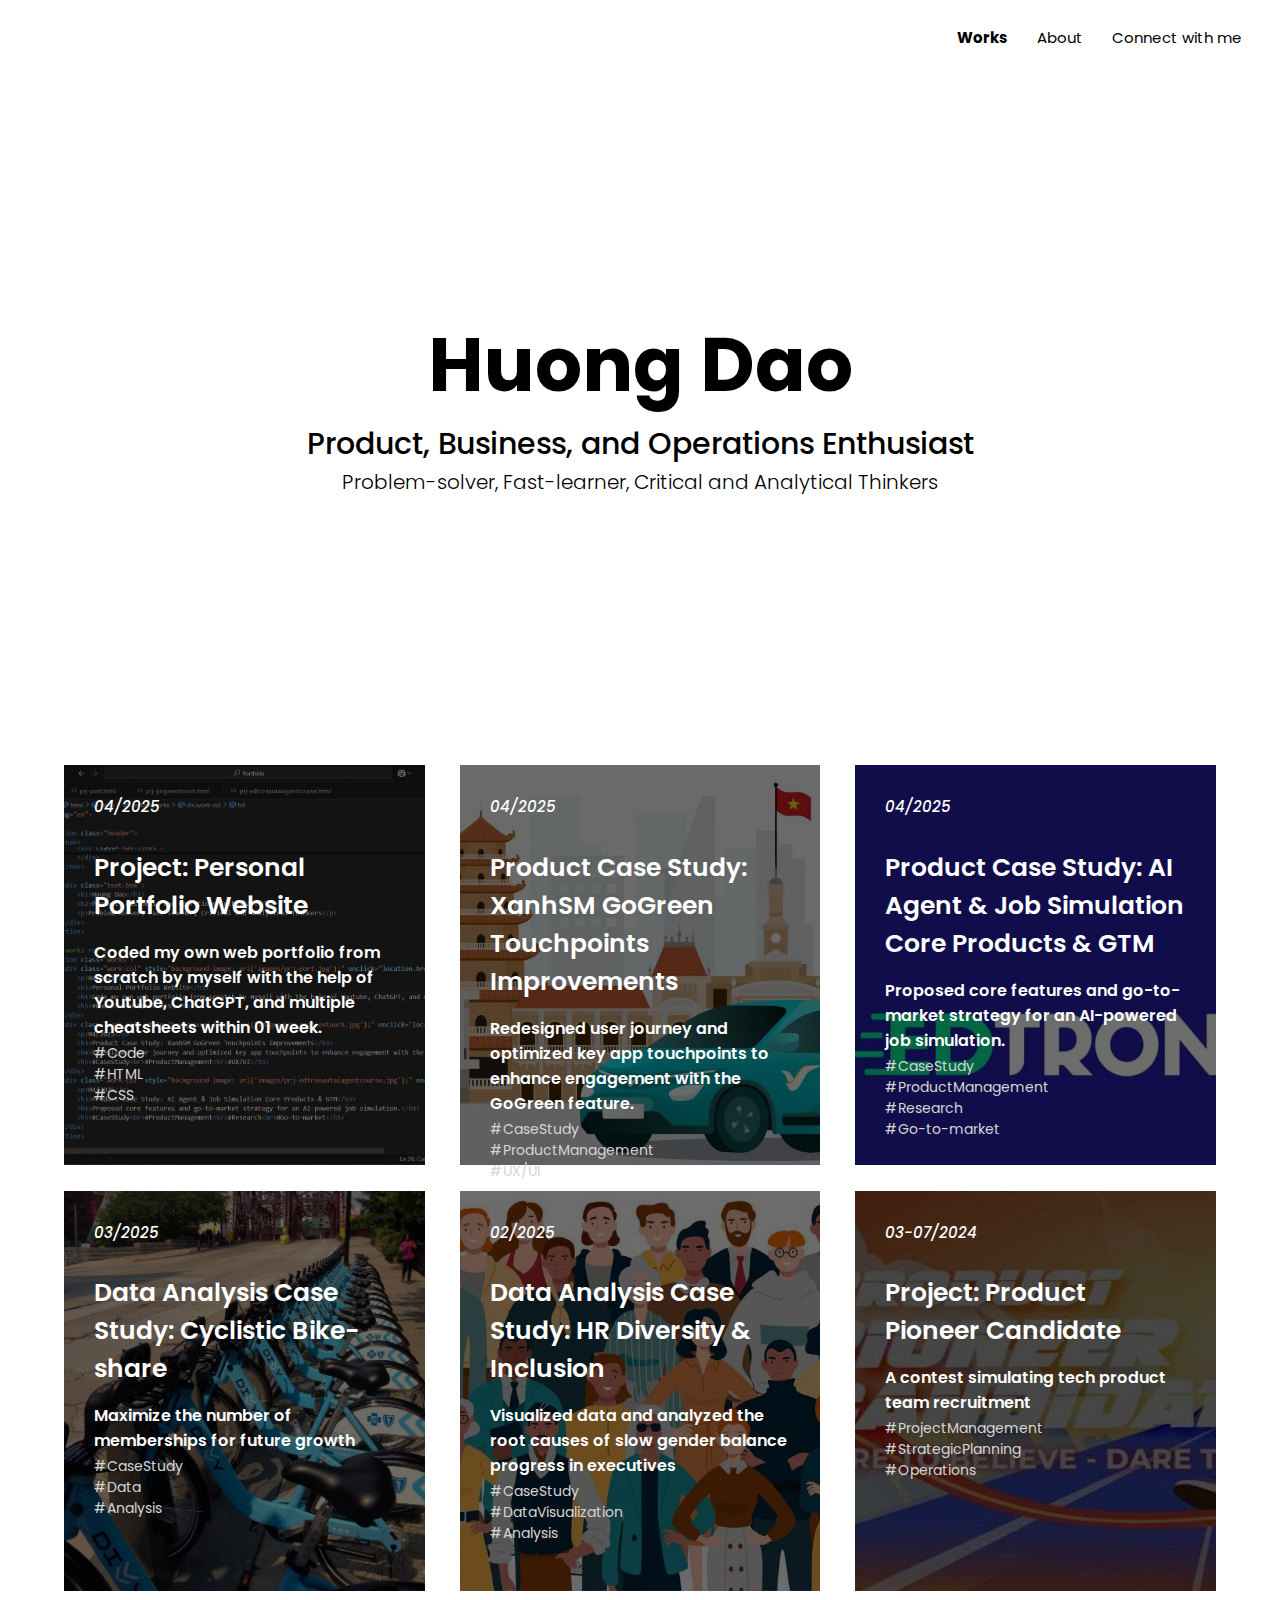
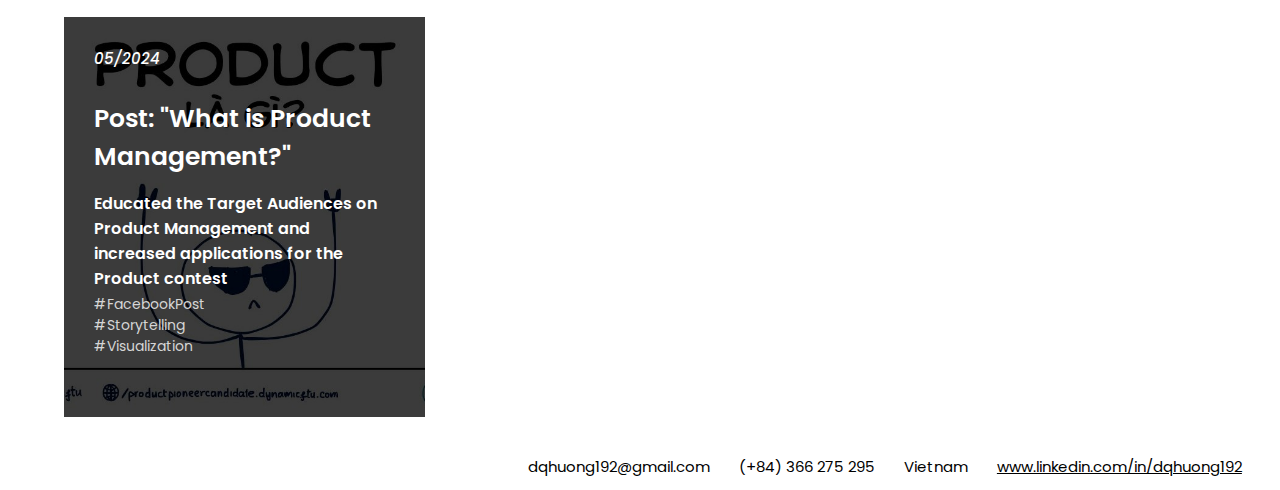
<file: index.html>
<!DOCTYPE html>
<html lang="en">

<head>
    <meta charset="UTF-8">
    <meta name="viewport" content="width=device-width, initial-scale=1.0">
    <title>Huong Dao's Portfolio</title>
    <link rel="stylesheet" href="style-index.css">
    <link rel="preconnect" href="https://fonts.googleapis.com">
    <link rel="preconnect" href="https://fonts.gstatic.com" crossorigin>
    <link href="https://fonts.googleapis.com/css2?family=Poppins:ital,wght@0,100;0,200;0,300;0,400;0,500;0,600;0,700;0,800;0,900;1,100;1,200;1,300;1,400;1,500;1,600;1,700;1,800;1,900&display=swap" rel="stylesheet">
</head>

<body>
    <!---header---->
    <section class="header">
        <nav>
            <div class="nav-links">
                <ul>
                    <li><a href="index.html"><b>Works</b></a></li>
                    <li><a href="about.html">About</a></li>
                    <li><a href="connect.html">Connect with me</a></li>
                </ul>
            </div>
        </nav>

        <div class="text-box">
            <h1>Huong Dao</h1>
            <h2>Product, Business, and Operations Enthusiast</h2>
            <p>Problem-solver, Fast-learner, Critical and Analytical Thinkers</p>
        </div>
    </section>

    <!---works row 1---->
    <section class="works">
        <div class="work-col" style="background-image: url('images/prj-port.png');" onclick="location.href='prj-port.html'">
            <p>04/2025</p>
            <h3>Project: Personal Portfolio Website</h3>
            <h4>Coded my own web portfolio from scratch by myself with the help of Youtube, ChatGPT, and multiple cheatsheets within 01 week.</h4>
            <h5>#Code<br>#HTML<br>#CSS</h5>
        </div>
        <div class="work-col" style="background-image: url('images/prj-gogreentouch.jpg');" onclick="location.href='prj-gogreentouch.html'">
            <p>04/2025</p>
            <h3>Product Case Study: XanhSM GoGreen Touchpoints Improvements</h3>
            <h4>Redesigned user journey and optimized key app touchpoints to enhance engagement with the GoGreen feature.</h4>
            <h5>#CaseStudy<br>#ProductManagement<br>#UX/UI</h5>
        </div>
        <div class="work-col" style="background-image: url('images/prj-edtronautaiagentcourse.jpg');" onclick="location.href='prj-edtronautaiagentcourse.html'">
            <p>04/2025</p>
            <h3>Product Case Study: AI Agent & Job Simulation Core Products & GTM</h3>
            <h4>Proposed core features and go-to-market strategy for an AI-powered job simulation.</h4>
            <h5>#CaseStudy<br>#ProductManagement<br>#Research<br>#Go-to-market</h5>
        </div>
    </section>

    <!---works row 2---->
    <section class="works">
        <div class="work-col" style="background-image: url('images/prj-bikeshare.jpg');" onclick="location.href='prj-bikeshare.html'">
            <p>03/2025</p>
            <h3>Data Analysis Case Study: Cyclistic Bike-share</h3>
            <h4>Maximize the number of memberships for future growth</h4>
            <h5>#CaseStudy<br>#Data<br>#Analysis</h5>
        </div>
        <div class="work-col" style="background-image: url('images/prj-hrdiversity.jpg');" onclick="location.href='prj-hrdiversity.html'">
            <p>02/2025</p>
            <h3>Data Analysis Case Study: HR Diversity & Inclusion</h3>
            <h4>Visualized data and analyzed the root causes of slow gender balance progress in executives</h4>
            <h5>#CaseStudy<br>#DataVisualization<br>#Analysis</h5>
        </div>
        <div class="work-col" style="background-image: url('images/prj-ppc.jpg');" onclick="location.href='prj-ppc.html'">
            <p>03-07/2024</p>
            <h3>Project: Product Pioneer Candidate</h3>
            <h4>A contest simulating tech product team recruitment</h4>
            <h5>#ProjectManagement<br>#StrategicPlanning<br>#Operations</h5>
        </div>
    </section>

    <!---works row 3---->
    <section class="works">
        <div class="work-col" style="background-image: url('images/prj-whatisPM.jpg');" onclick="location.href='prj-whatisPM.html'">
            <p>05/2024</p>
            <h3>Post: "What is Product Management?"</h3>
            <h4>Educated the Target Audiences on Product Management and increased applications for the Product contest</h4>
            <h5>#FacebookPost<br>#Storytelling<br>#Visualization</h5>
        </div>
        <div class="work-col">
            <p></p>
            <h3></h3>
            <h4></h4>
            <h5></h5>
        </div>
        <div class="work-col">
            <p></p>
            <h3></h3>
            <h4></h4>
            <h5></h5>
        </div>
    </section>

    <!--Bottom-->
    <section class="bottom">
        <div class="bottom-link-parent">
            <div class="bottom-links">
                <ul>
                    <li><p>dqhuong192@gmail.com</p></li>
                    <li><p>(+84) 366 275 295</p></li>
                    <li><p>Vietnam</p></li>
                    <li><a href="https://www.linkedin.com/in/dqhuong192" target="_blank" style="color: black;">www.linkedin.com/in/dqhuong192</a></li>
                </ul>
            </div>
        </nav>
    </section>
</body>
</html>
</file>
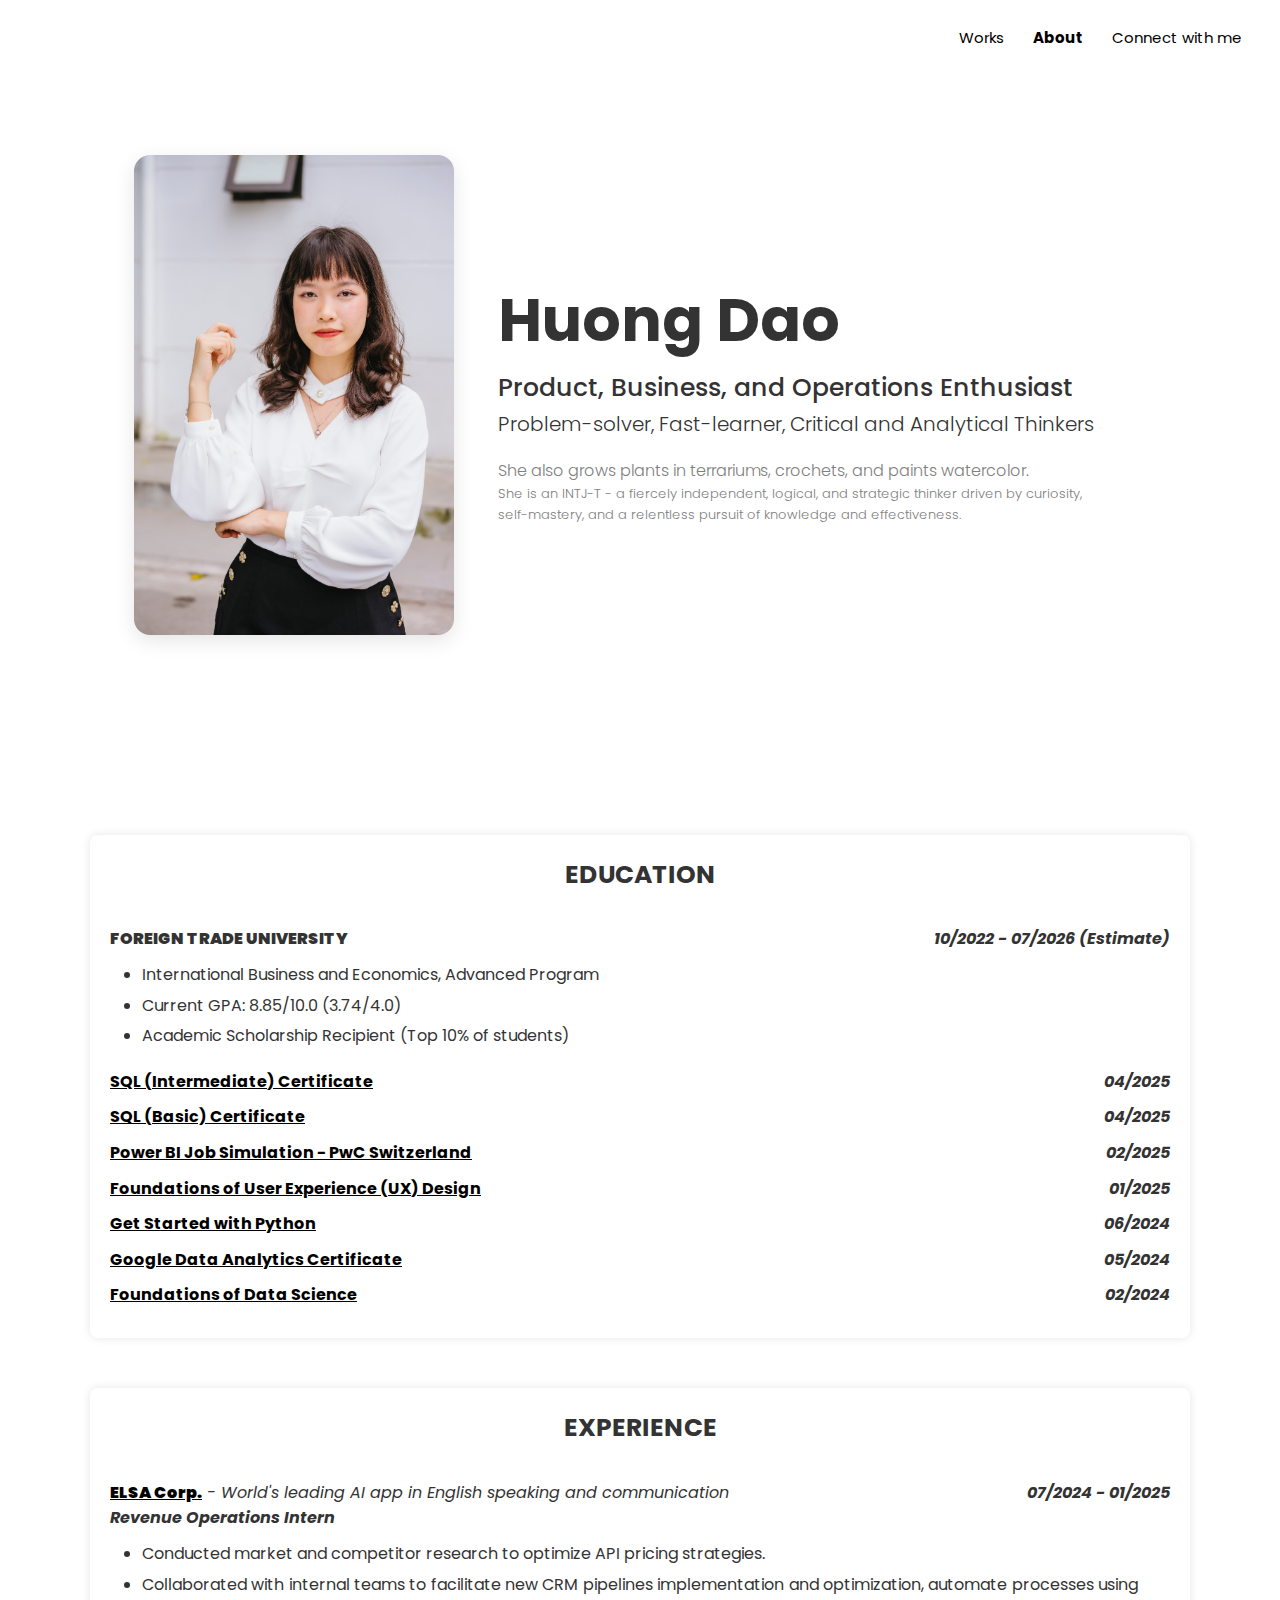
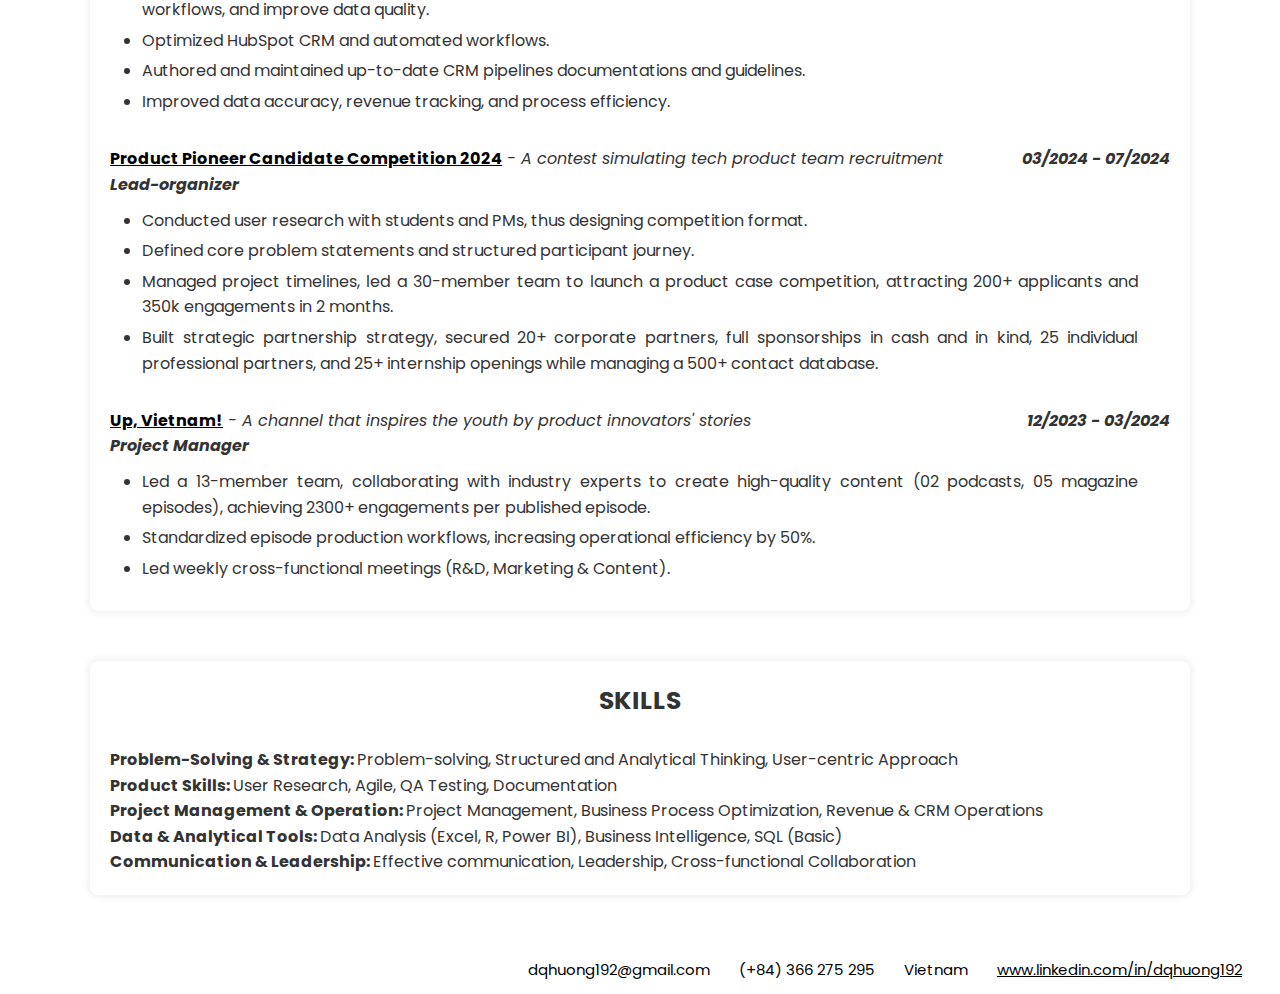
<file: about.html>
<!DOCTYPE html>
<html lang="en">

<head>
    <meta charset="UTF-8">
    <meta name="viewport" content="width=device-width, initial-scale=1.0">
    <title>Huong Dao's Portfolio</title>
    <link rel="stylesheet" href="style-about.css">
    <link rel="preconnect" href="https://fonts.googleapis.com">
    <link rel="preconnect" href="https://fonts.gstatic.com" crossorigin>
    <link href="https://fonts.googleapis.com/css2?family=Poppins:ital,wght@0,100;0,200;0,300;0,400;0,500;0,600;0,700;0,800;0,900;1,100;1,200;1,300;1,400;1,500;1,600;1,700;1,800;1,900&display=swap" rel="stylesheet">
</head>

<body>
    <!---Header---->
    <section class="header">
        <nav>
            <div class="nav-links">
                <ul>
                    <li><a href="index.html">Works</a></li>
                    <li><a href="about.html"><b>About</b></a></li>
                    <li><a href="connect.html">Connect with me</a></li>
                </ul>
            </div>
        </nav>

        <div class="infor">
            <div class="avatar">
                <img src="images/me.jpg">
            </div>
    
            <div class="text-box">
                <h1>Huong Dao</h1>
                <h2>Product, Business, and Operations Enthusiast</h2>
                <h3>Problem-solver, Fast-learner, Critical and Analytical Thinkers</h3>
                <h4>She also grows plants in terrariums, crochets, and paints watercolor.</h4>
                <h5>She is an INTJ-T - a fiercely independent, logical, and strategic thinker driven by curiosity, self-mastery, and a relentless pursuit of knowledge and effectiveness.</h5>
            </div>
        </div>
        
    </section>

    <!--Content-->
    <section class="container">
        <h6>EDUCATION</h6>
    
        <div class="edu-header">
            <div><b>FOREIGN TRADE UNIVERSITY</b></div>
            <div><h7>10/2022 - 07/2026 (Estimate)</h7></div>
        </div>
    
        <div class="edu-details">
            <ul>
                <li>International Business and Economics, Advanced Program</li>
                <li>Current GPA: 8.85/10.0 (3.74/4.0)</li>
                <li>Academic Scholarship Recipient (Top 10% of students)</li>
            </ul>
        </div>
    
        <div class="certifications">
            <div class="cert-item">
                <a href="https://www.hackerrank.com/certificates/027a5884b07a" target="_blank">SQL (Intermediate) Certificate</a>
                <span><h7>04/2025</h7></span>
            </div>
            <div class="cert-item">
                <a href="https://www.hackerrank.com/certificates/d2be222a77c6" target="_blank">SQL (Basic) Certificate</a>
                <span><h7>04/2025</h7></span>
            </div>
            <div class="cert-item">
                <a href="https://forage-uploads-prod.s3.amazonaws.com/completion-certificates/4sLyCPgmsy8DA6Dh3/a87GpgE6tiku7q3gu_4sLyCPgmsy8DA6Dh3_r6T7YvzGAkpyjenmf_1739197700271_completion_certificate.pdf" target="_blank">Power BI Job Simulation - PwC Switzerland</a>
                <span><h7>02/2025</h7></span>
            </div>
            <div class="cert-item">
                <a href="https://www.coursera.org/account/accomplishments/verify/XCMTDDHSN6BL" target="_blank">Foundations of User Experience (UX) Design</a>
                <span><h7>01/2025</h7></span>
            </div>
            <div class="cert-item">
                <a href="https://www.coursera.org/account/accomplishments/verify/RMDNJVECQAR6" target="_blank">Get Started with Python</a>
                <span><h7>06/2024</h7></span>
            </div>
            <div class="cert-item">
                <a href="https://www.coursera.org/account/accomplishments/specialization/ME8BULGSCV5N" target="_blank">Google Data Analytics Certificate</a>
                <span><h7>05/2024</h7></span>
            </div>
            <div class="cert-item">
                <a href="https://www.coursera.org/account/accomplishments/verify/QRRGU9VHGBDP" target="_blank">Foundations of Data Science</a>
                <span><h7>02/2024</h7></span>
            </div>
        </div>
    </section>

    <section class="container">
        <h6>EXPERIENCE</h6>
        
        <div class="edu-header">
            <div><a href="https://elsaspeak.com/en/about-us/" target="_blank" style="color: black;"><b>ELSA Corp.</b></a><h8> - World's leading AI app in English speaking and communication</h8></div>
            <div><h7>07/2024 - 01/2025</h7></div>
        </div>

        <b1>Revenue Operations Intern</b1>
    
        <div class="edu-details">
            <ul>
                <li>Conducted market and competitor research to optimize API pricing strategies.</li>
                <li>Collaborated with internal teams to facilitate new CRM pipelines implementation and optimization, automate processes using workflows, and improve data quality.</li>
                <li>Optimized HubSpot CRM and automated workflows.</li>
                <li>Authored and maintained up-to-date CRM pipelines documentations and guidelines.</li>
                <li>Improved data accuracy, revenue tracking, and process efficiency.</li>
            </ul>
        </div>
    
        <div class="edu-header">
            <div><a href="prj3.html" target="_blank" style="color: black;">Product Pioneer Candidate Competition 2024</a><h8> - A contest simulating tech product team recruitment</h8></div>
            <div><h7>03/2024 - 07/2024</h7></div>
        </div>
        <b1>Lead-organizer</b1>
        <div class="edu-details">
            <ul>
                <li>Conducted user research with students and PMs, thus designing competition format.</li>
                <li>Defined core problem statements and structured participant journey.</li>
                <li>Managed project timelines, led a 30-member team to launch a product case competition, attracting 200+ applicants and 350k engagements in 2 months.</li>
                <li>Built strategic partnership strategy, secured 20+ corporate partners, full sponsorships in cash and in kind, 25 individual professional partners, and 25+ internship openings while managing a 500+ contact database.</li>
            </ul>
        </div>
    
        <div class="edu-header">
            <div><a href="https://www.facebook.com/upvietnam.dynamicftu" target="_blank" style="color: black;">Up, Vietnam!</a><h8> - A channel that inspires the youth by product innovators' stories</h8></div>
            <div><h7>12/2023 - 03/2024</h7></div>
        </div>
        <b1>Project Manager</b1>
        <div class="edu-details">
            <ul>
                <li>Led a 13-member team, collaborating with industry experts to create high-quality content (02 podcasts, 05 magazine episodes), achieving 2300+ engagements per published episode.</li>
                <li>Standardized episode production workflows, increasing operational efficiency by 50%.</li>
                <li>Led weekly cross-functional meetings (R&D, Marketing & Content).</li>
            </ul>
        </div>
    </section>

    <section class="container">
        <h6>SKILLS</h6><br>
        <b>Problem-Solving & Strategy: </b><h9>Problem-solving, Structured and Analytical Thinking, User-centric Approach</h9><br>
        <b> Product Skills: </b><h9>User Research, Agile, QA Testing, Documentation</h9><br>
        <b>Project Management & Operation: </b><h9>Project Management, Business Process Optimization, Revenue & CRM Operations</h9><br>
        <b>Data & Analytical Tools: </b><h9>Data Analysis (Excel, R, Power BI), Business Intelligence, SQL (Basic)</h9><br>
        <b>Communication & Leadership: </b><h9>Effective communication, Leadership, Cross-functional Collaboration</h9><br>
    </section>

    <!--Bottom-->
    <section class="bottom">
        <div class="bottom-link-parent">
            <div class="bottom-links">
                <ul>
                    <li><p>dqhuong192@gmail.com</p></li>
                    <li><p>(+84) 366 275 295</p></li>
                    <li><p>Vietnam</p></li>
                    <li><a href="https://www.linkedin.com/in/dqhuong192" target="_blank" style="color: black;">www.linkedin.com/in/dqhuong192</a></li>
                </ul>
            </div>
        </nav>
    </section>
</body>
</html>
</file>
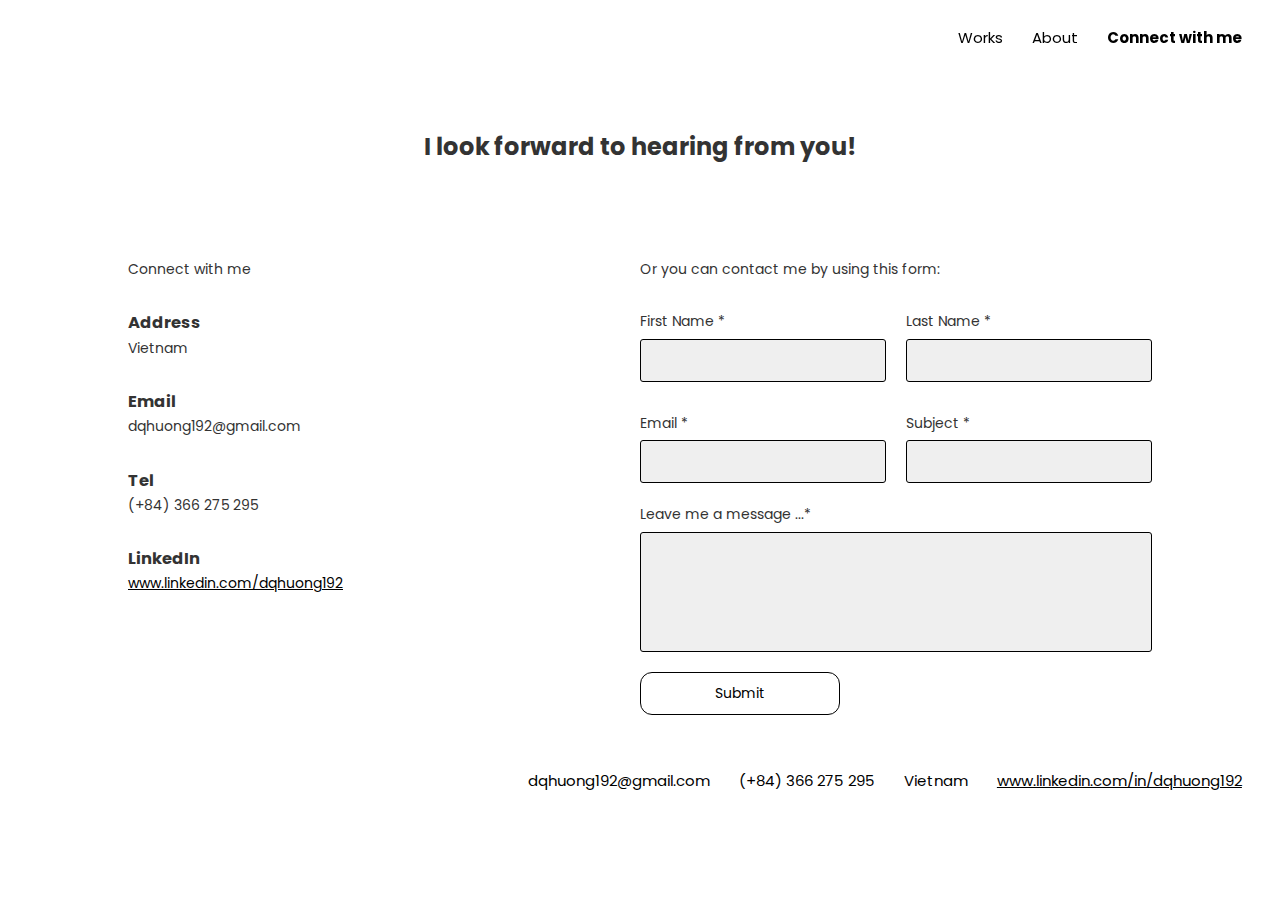
<file: connect.html>
<!DOCTYPE html>
<html lang="en">

<head>
    <meta charset="UTF-8">
    <meta name="viewport" content="width=device-width, initial-scale=1.0">
    <title>Huong Dao's Portfolio</title>
    <link rel="stylesheet" href="style-connect.css">
    <link rel="preconnect" href="https://fonts.googleapis.com">
    <link rel="preconnect" href="https://fonts.gstatic.com" crossorigin>
    <link href="https://fonts.googleapis.com/css2?family=Poppins:ital,wght@0,100;0,200;0,300;0,400;0,500;0,600;0,700;0,800;0,900;1,100;1,200;1,300;1,400;1,500;1,600;1,700;1,800;1,900&display=swap" rel="stylesheet">
</head>

<body>
    <!---header---->
    <section class="header">
        <nav>
            <div class="nav-links">
                <ul>
                    <li><a href="index.html">Works</a></li>
                    <li><a href="about.html">About</a></li>
                    <li><a href="connect.html"><b>Connect with me</b></a></li>
                </ul>
            </div>
        </nav>
    </section>


    <!---infor + form to connect---->
    <section class="infor">
        
        <div class="text-box">
            <h2>I look forward to hearing from you!</h2>
        </div>

        <div class="connect">

            <div class="contacts">
                <p1>Connect with me</p1>
                <div class="contacts-details">
                    <h3>Address</h3>
                    <p>Vietnam</p>
                </div>
                <div class="contacts-details">
                    <h3>Email</h3>
                    <p>dqhuong192@gmail.com</p>
                </div>
                <div class="contacts-details">
                    <h3>Tel</h3>
                    <p>(+84) 366 275 295</p>
                </div>
                <div class="contacts-details">
                    <h3>LinkedIn</h3>
                    <p><a href="https://www.linkedin.com/in/dqhuong192" target="_blank" style="color: black;"">www.linkedin.com/dqhuong192</a></p>
                </div>
            </div>

            <div class="contacts">
                <p class="form-heading">Or you can contact me by using this form:</p>
                <form action="form-handler.php" method="post">
                    <div class="connect-row-small">
                        <div class="connect-input-rec">
                            <label>First Name *</label>
                            <input type="text" name="first_name" placeholder="" required>
                        </div>
                        <div class="connect-input-rec">
                            <label>Last Name *</label>
                            <input type="text" name="last_name" placeholder="" required>
                        </div>
                    </div>
              
                    <div class="connect-row-small">
                        <div class="connect-input-rec">
                            <label>Email *</label>
                            <input type="email" name="email" placeholder="" required>
                        </div>
                        <div class="connect-input-rec">
                            <label>Subject *</label>
                            <input type="text" name="subject" placeholder="" required>
                        </div>
                    </div>
              
                    <div class="connect-row-large">
                        <label>Leave me a message ...*</label>
                        <textarea name="message" required></textarea>
                    </div>
              
                    <button type="submit" class="submit-btn">Submit</button>
                </form>
              </div>              
        </div>
        
    </section>


    <!--Bottom-->
    <section class="bottom">
        <div class="bottom-link-parent">
            <div class="bottom-links">
                <ul>
                    <li><p>dqhuong192@gmail.com</p></li>
                    <li><p>(+84) 366 275 295</p></li>
                    <li><p>Vietnam</p></li>
                    <li><a href="https://www.linkedin.com/in/dqhuong192" target="_blank" style="color: black;">www.linkedin.com/in/dqhuong192</a></li>
                </ul>
            </div>
        </nav>
    </section>
</body>
</html>
</file>
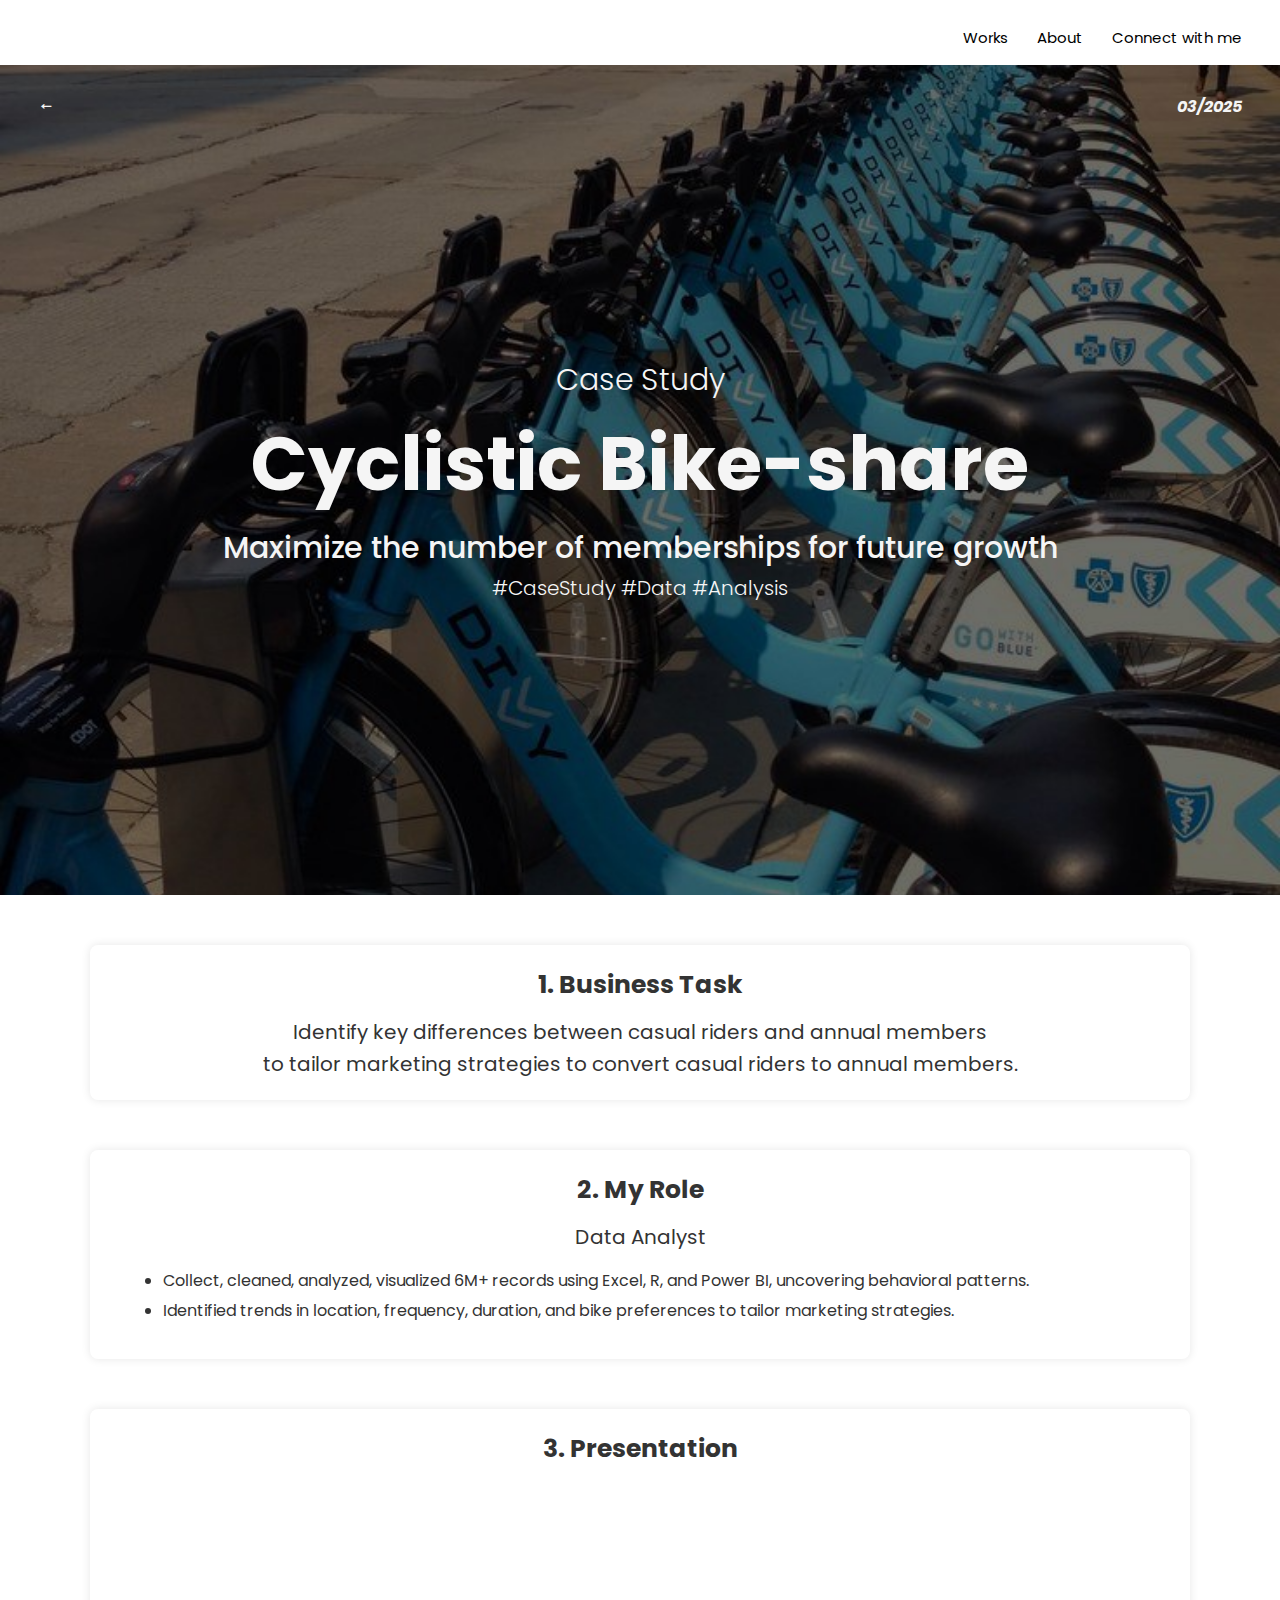
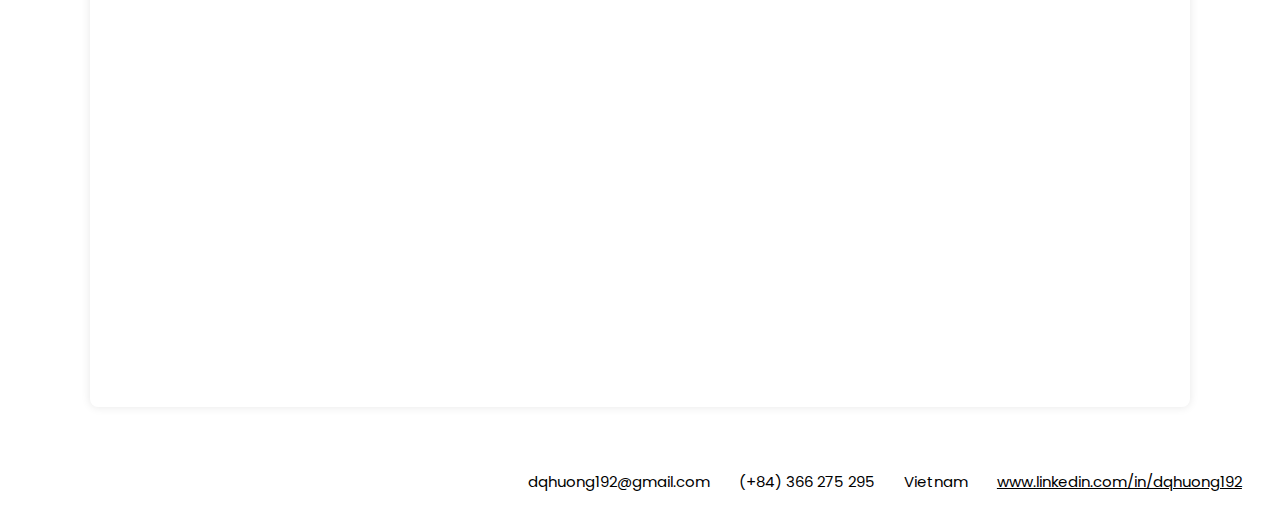
<file: prj-bikeshare.html>
<!DOCTYPE html>
<html lang="en">

<head>
    <meta charset="UTF-8">
    <meta name="viewport" content="width=device-width, initial-scale=1.0">
    <title>Huong Dao's Portfolio</title>
    <link rel="stylesheet" href="style-prj1.css">
    <link rel="preconnect" href="https://fonts.googleapis.com">
    <link rel="preconnect" href="https://fonts.gstatic.com" crossorigin>
    <link href="https://fonts.googleapis.com/css2?family=Poppins:ital,wght@0,100;0,200;0,300;0,400;0,500;0,600;0,700;0,800;0,900;1,100;1,200;1,300;1,400;1,500;1,600;1,700;1,800;1,900&display=swap" rel="stylesheet">
</head>

<body>
    <!---Header---->
    <section class="header">
        <nav>
            <div class="nav-links">
                <ul>
                    <li><a href="index.html">Works</a></li>
                    <li><a href="about.html">About</a></li>
                    <li><a href="connect.html">Connect with me</a></li>
                </ul>
            </div>
        </nav>

        <div class="infor" style="background-image: url('images/prj-bikeshare.jpg'); background-size: cover; background-position: center; background-repeat: no-repeat;">
            <div class="back">
                <div class="back-arrow"><a href="index.html">&#8592;</a></div>
                <div class="date">03/2025</div>
            </div>
            <div class="content">
                <h4>Case Study</h4>
                <h1>Cyclistic Bike-share</h1>
                <h2>Maximize the number of memberships for future growth</h2>
                <h3>#CaseStudy #Data #Analysis</h3>
            </div>
        </div>
        
    </section>

    <!--Content-->

    <section class="container">
        <h1>1. Business Task</h1>
        <h2>Identify key differences between casual riders and annual members <br> to tailor marketing strategies to convert casual riders to annual members.</h2>
    </section>

    <section class="container">
        <h1>2. My Role</h1>
        <h2>Data Analyst</h2>
        <div class="details">
            <ul>
                <li>Collect, cleaned, analyzed, visualized 6M+ records using Excel, R, and Power BI, uncovering behavioral patterns.</li>
                <li>Identified trends in location, frequency, duration, and bike preferences to tailor marketing strategies.</li>
            </ul>
        </div>
    </section>

    <section class="container">
        <h1>3. Presentation</h1>
        <!--<div class="details">
            <a href="files/Cyclistic%20Bike-share.pdf" target="_blank" style="color: black;">See the PDF presentation here.</a>
        </div>-->
        <iframe
          src="https://drive.google.com/file/d/1_GctjUUqa5mJoidnOmUFJEc6TzLbnbTt/preview" 
          width="100%" 
          height="500" 
          frameborder="0" 
          marginheight="0" 
          marginwidth="0">
        </iframe>
    </section>

    <!--Bottom-->
    <section class="bottom">
        <div class="bottom-link-parent">
            <div class="bottom-links">
                <ul>
                    <li><p>dqhuong192@gmail.com</p></li>
                    <li><p>(+84) 366 275 295</p></li>
                    <li><p>Vietnam</p></li>
                    <li><a href="https://www.linkedin.com/in/dqhuong192" target="_blank" style="color: black;">www.linkedin.com/in/dqhuong192</a></li>
                </ul>
            </div>
        </nav>
    </section>
</body>
</html>
</file>
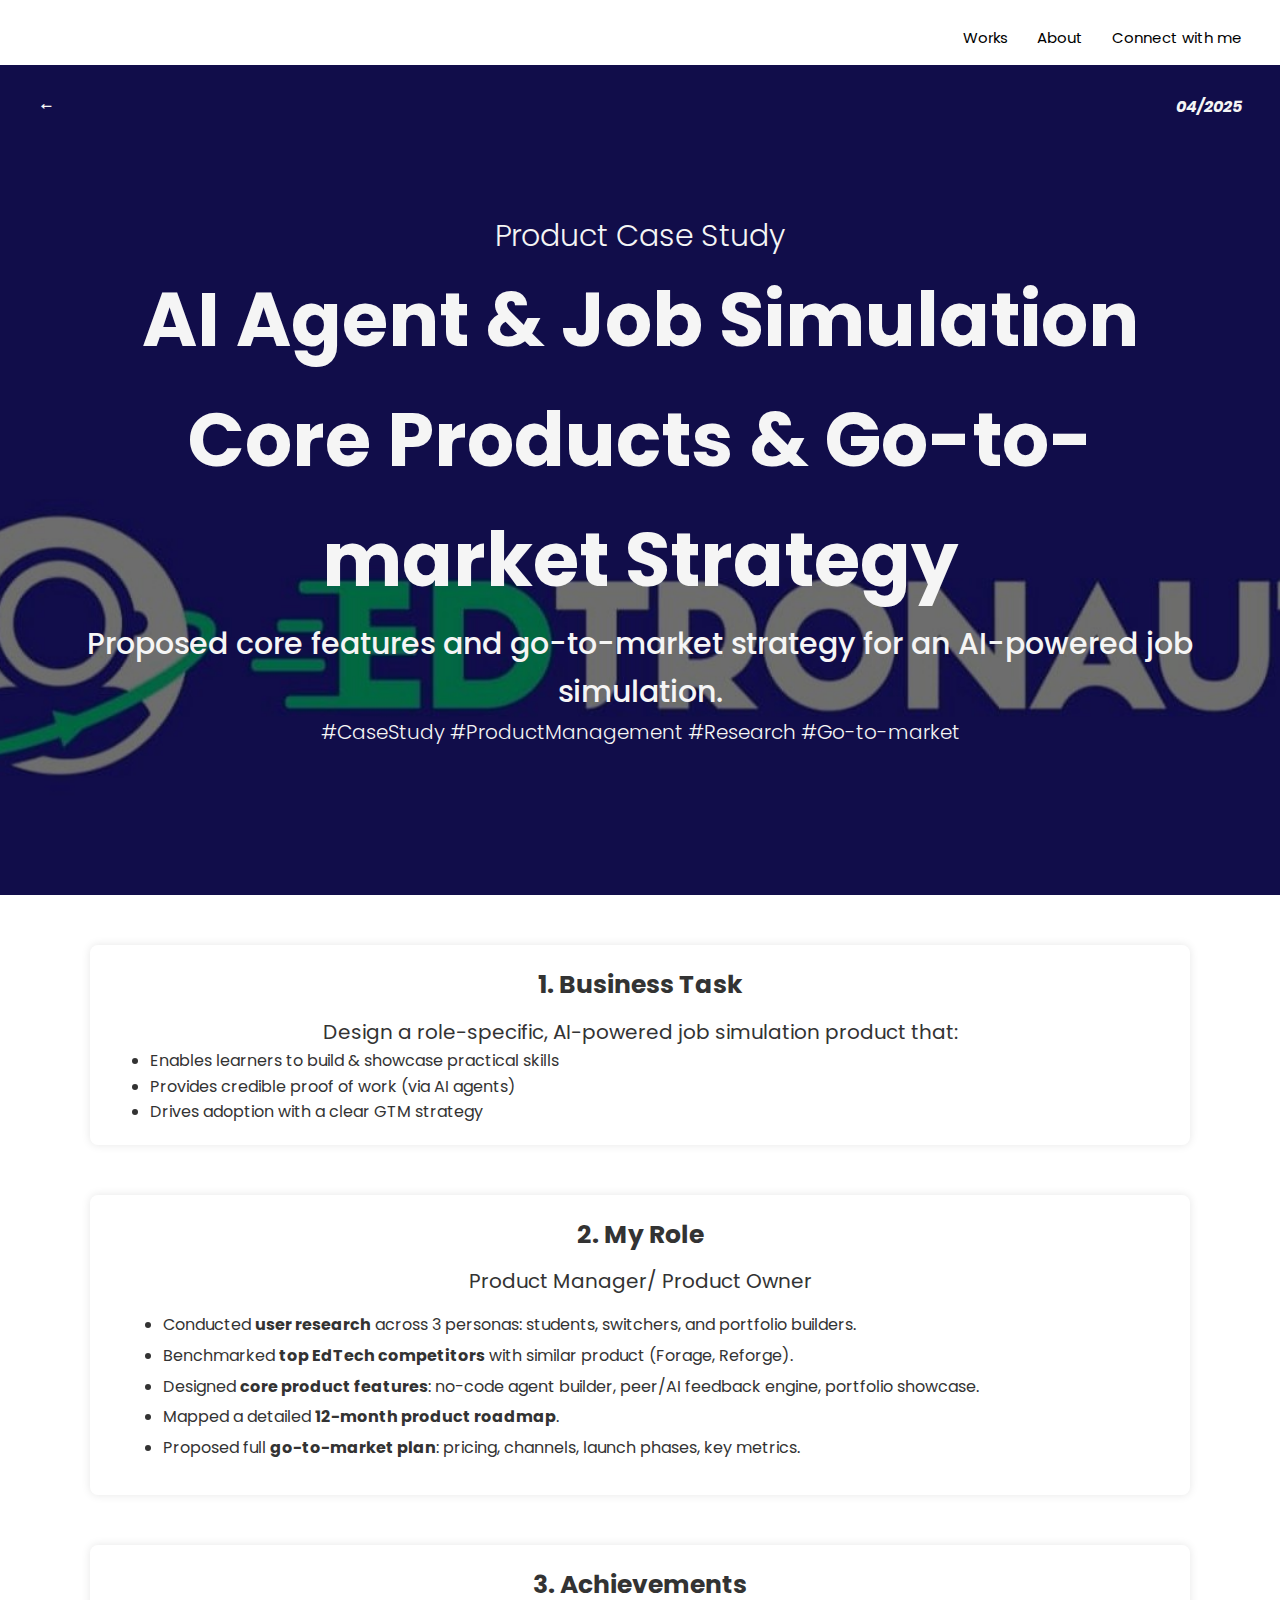
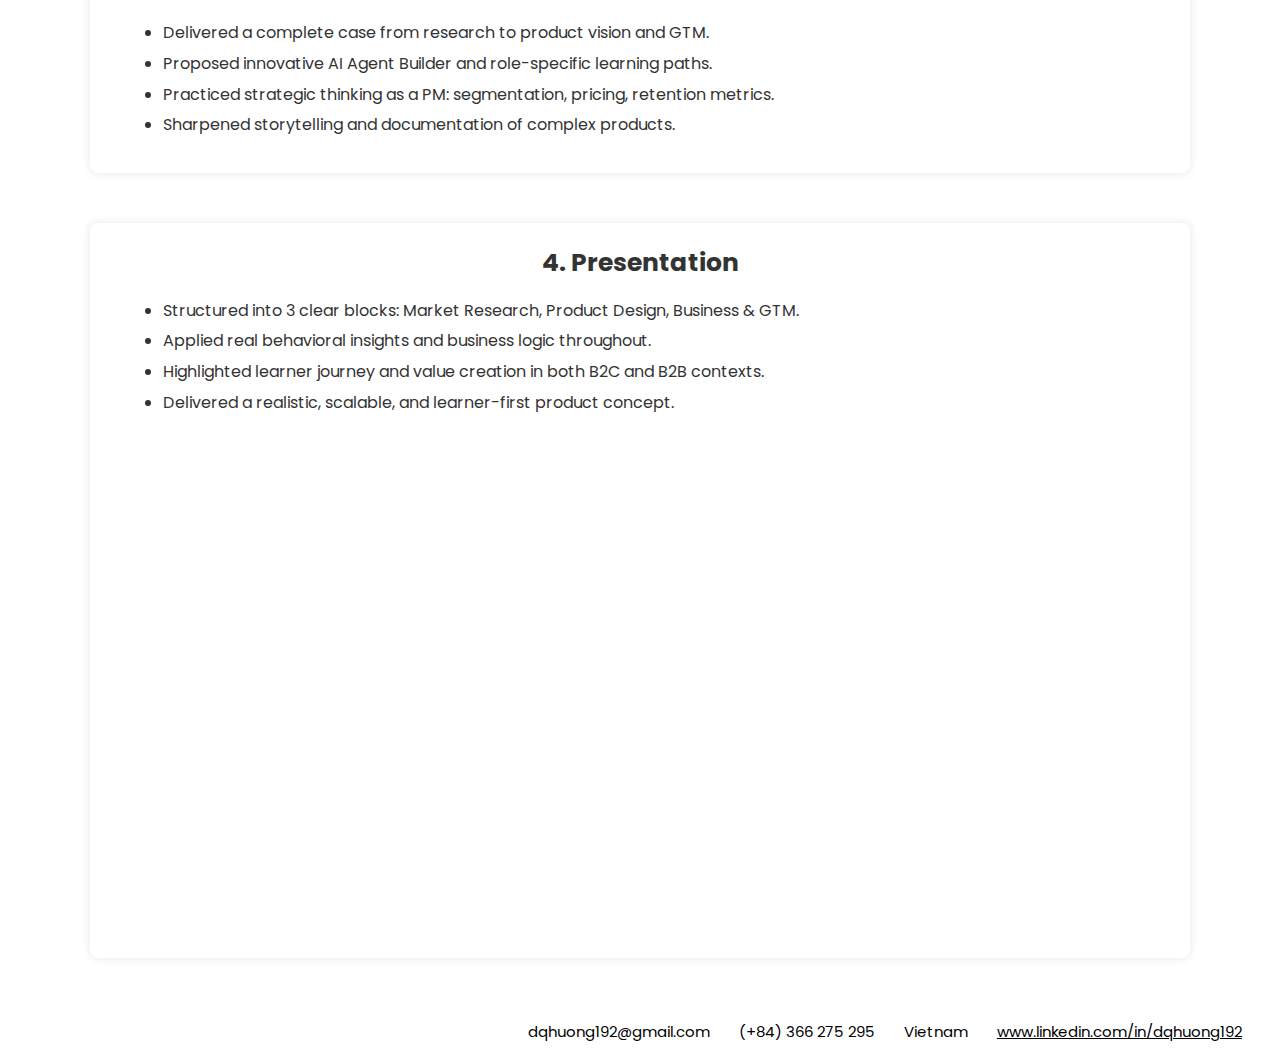
<file: prj-edtronautaiagentcourse.html>
<!DOCTYPE html>
<html lang="en">

<head>
    <meta charset="UTF-8">
    <meta name="viewport" content="width=device-width, initial-scale=1.0">
    <title>Huong Dao's Portfolio</title>
    <link rel="stylesheet" href="style-prj1.css">
    <link rel="preconnect" href="https://fonts.googleapis.com">
    <link rel="preconnect" href="https://fonts.gstatic.com" crossorigin>
    <link href="https://fonts.googleapis.com/css2?family=Poppins:ital,wght@0,100;0,200;0,300;0,400;0,500;0,600;0,700;0,800;0,900;1,100;1,200;1,300;1,400;1,500;1,600;1,700;1,800;1,900&display=swap" rel="stylesheet">
</head>

<body>
    <!---Header---->
    <section class="header">
        <nav>
            <div class="nav-links">
                <ul>
                    <li><a href="index.html">Works</a></li>
                    <li><a href="about.html">About</a></li>
                    <li><a href="connect.html">Connect with me</a></li>
                </ul>
            </div>
        </nav>

        <div class="infor" style="background-image: url('images/prj-edtronautaiagentcourse.jpg'); background-size: cover; background-position: center; background-repeat: no-repeat;">
            <div class="back">
                <div class="back-arrow"><a href="index.html">&#8592;</a></div>
                <div class="date">04/2025</div>
            </div>
            <div class="content">
                <h4>Product Case Study</h4>
                <h1>AI Agent & Job Simulation <br> Core Products & Go-to-market Strategy</h1>
                <h2>Proposed core features and go-to-market strategy for an AI-powered job simulation.</h2>
                <h3>#CaseStudy #ProductManagement #Research #Go-to-market</h3>
            </div>
        </div>
        
    </section>

    <!--Content-->

    <section class="container">
        <h1>1. Business Task</h1>
        <h2>Design a role-specific, AI-powered job simulation product that:</h2>
        <li style="margin-left: 40px;">Enables learners to build & showcase practical skills</li>
        <li style="margin-left: 40px;">Provides credible proof of work (via AI agents)</li>
        <li style="margin-left: 40px;">Drives adoption with a clear GTM strategy</li>
    </section>

    <section class="container">
        <h1>2. My Role</h1>
        <h2>Product Manager/ Product Owner</h2>
        <div class="details">
            <ul>
                <li>Conducted <b>user research</b> across 3 personas: students, switchers, and portfolio builders.</li>
                <li>Benchmarked <b>top EdTech competitors</b> with similar product (Forage, Reforge).</li>
                <li>Designed <b>core product features</b>: no-code agent builder, peer/AI feedback engine, portfolio showcase.</li>
                <li>Mapped a detailed <b>12-month product roadmap</b>.</li>
                <li>Proposed full <b>go-to-market plan</b>: pricing, channels, launch phases, key metrics.</li>
            </ul>
        </div>
    </section>

    <section class="container">
        <h1>3. Achievements</h1>
        <div class="details">
            <ul>
                <li>Delivered a complete case from research to product vision and GTM.</li>
                <li>Proposed innovative AI Agent Builder and role-specific learning paths.</li>
                <li>Practiced strategic thinking as a PM: segmentation, pricing, retention metrics.</li>
                <li>Sharpened storytelling and documentation of complex products.</li>
            </ul>
        </div>
    </section>

    <section class="container">
        <h1>4. Presentation</h1>
        <div class="details">
            <!--<a href="files/Product Case Study - AI Agent & Job Simulation Core Products & GTM.pdf" target="_blank" style="color: black;">See the PDF presentation here.</a>-->
            <ul>
                <li>Structured into 3 clear blocks: Market Research, Product Design, Business & GTM.</li>
                <li>Applied real behavioral insights and business logic throughout.</li>
                <li>Highlighted learner journey and value creation in both B2C and B2B contexts.</li>
                <li>Delivered a realistic, scalable, and learner-first product concept.</li>
            </ul>
        </div>
        <iframe
          src="https://drive.google.com/file/d/1Z7JuZck3gdbhbe566U8SRpvqv5YwajRO/preview" 
          width="100%" 
          height="500" 
          frameborder="0" 
          marginheight="0" 
          marginwidth="0">
        </iframe>
    </section>

    <!--Bottom-->
    <section class="bottom">
        <div class="bottom-link-parent">
            <div class="bottom-links">
                <ul>
                    <li><p>dqhuong192@gmail.com</p></li>
                    <li><p>(+84) 366 275 295</p></li>
                    <li><p>Vietnam</p></li>
                    <li><a href="https://www.linkedin.com/in/dqhuong192" target="_blank" style="color: black;">www.linkedin.com/in/dqhuong192</a></li>
                </ul>
            </div>
        </nav>
    </section>
</body>
</html>
</file>
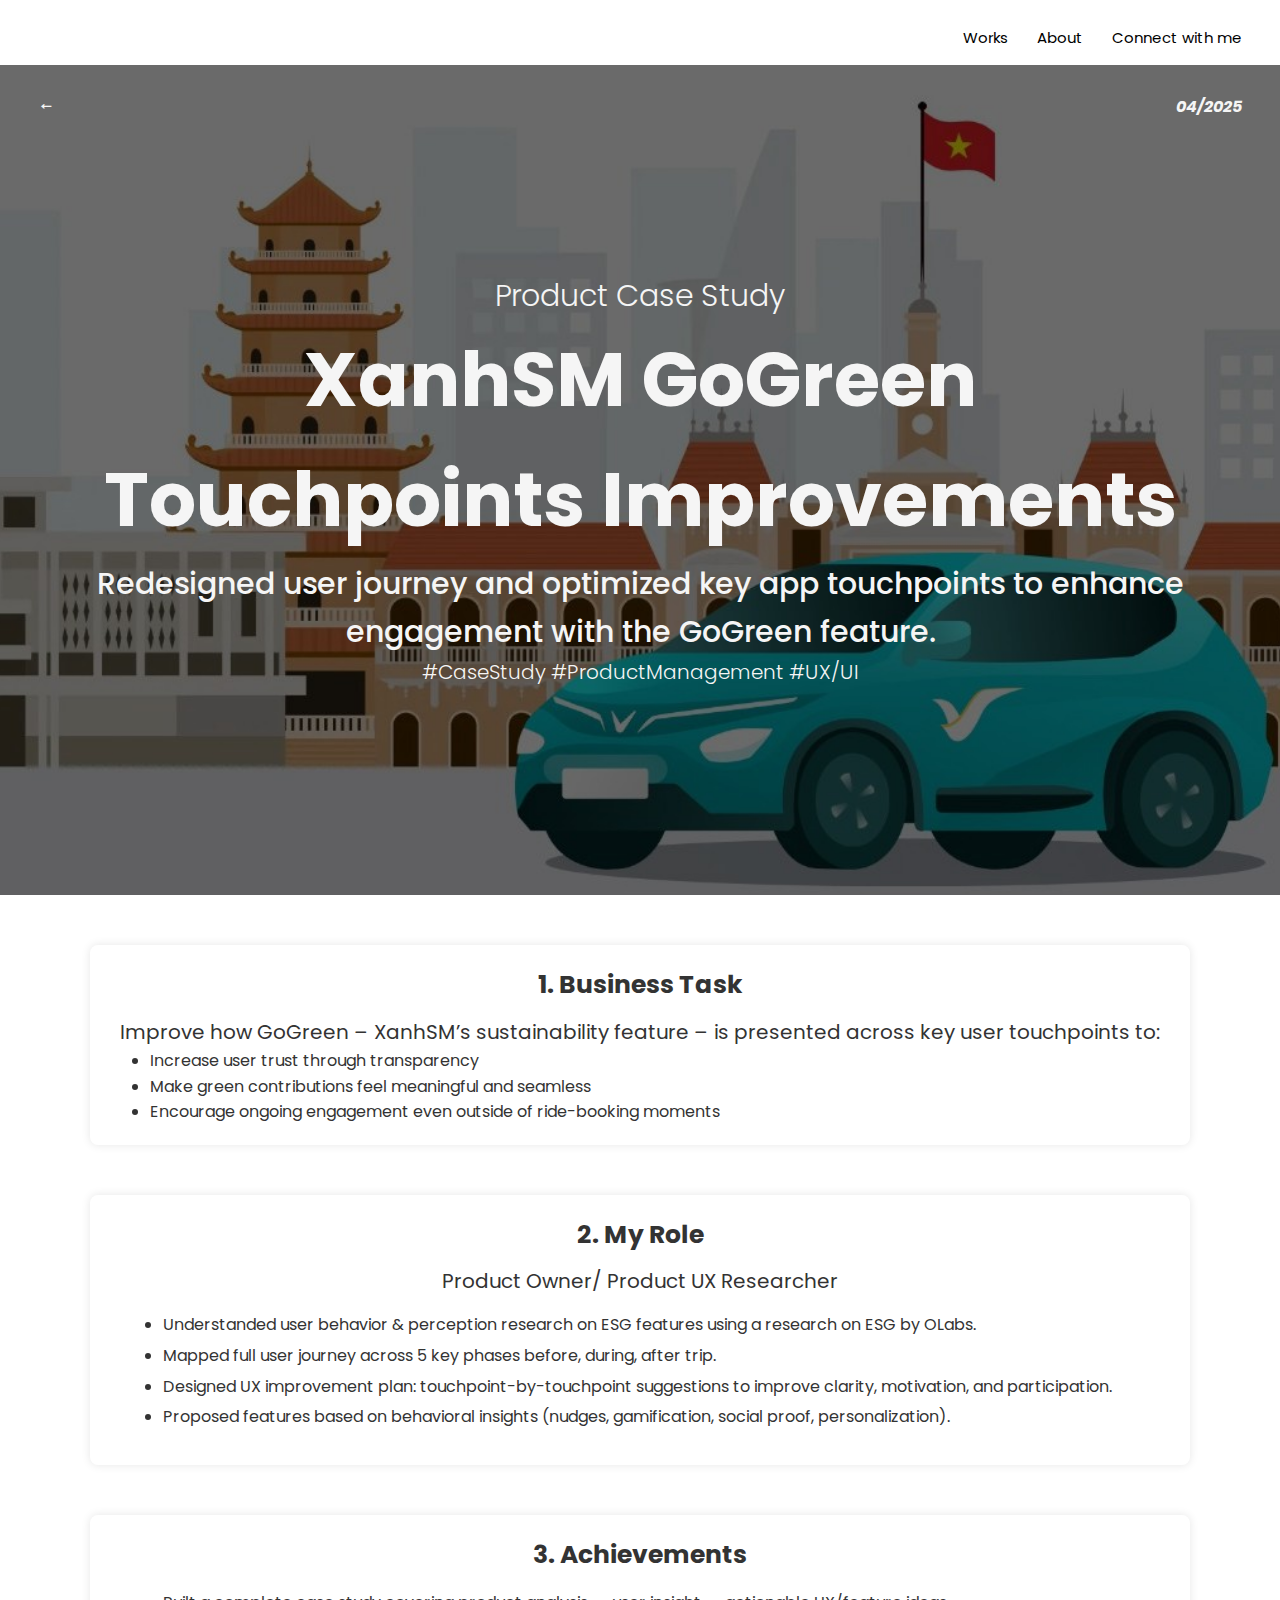
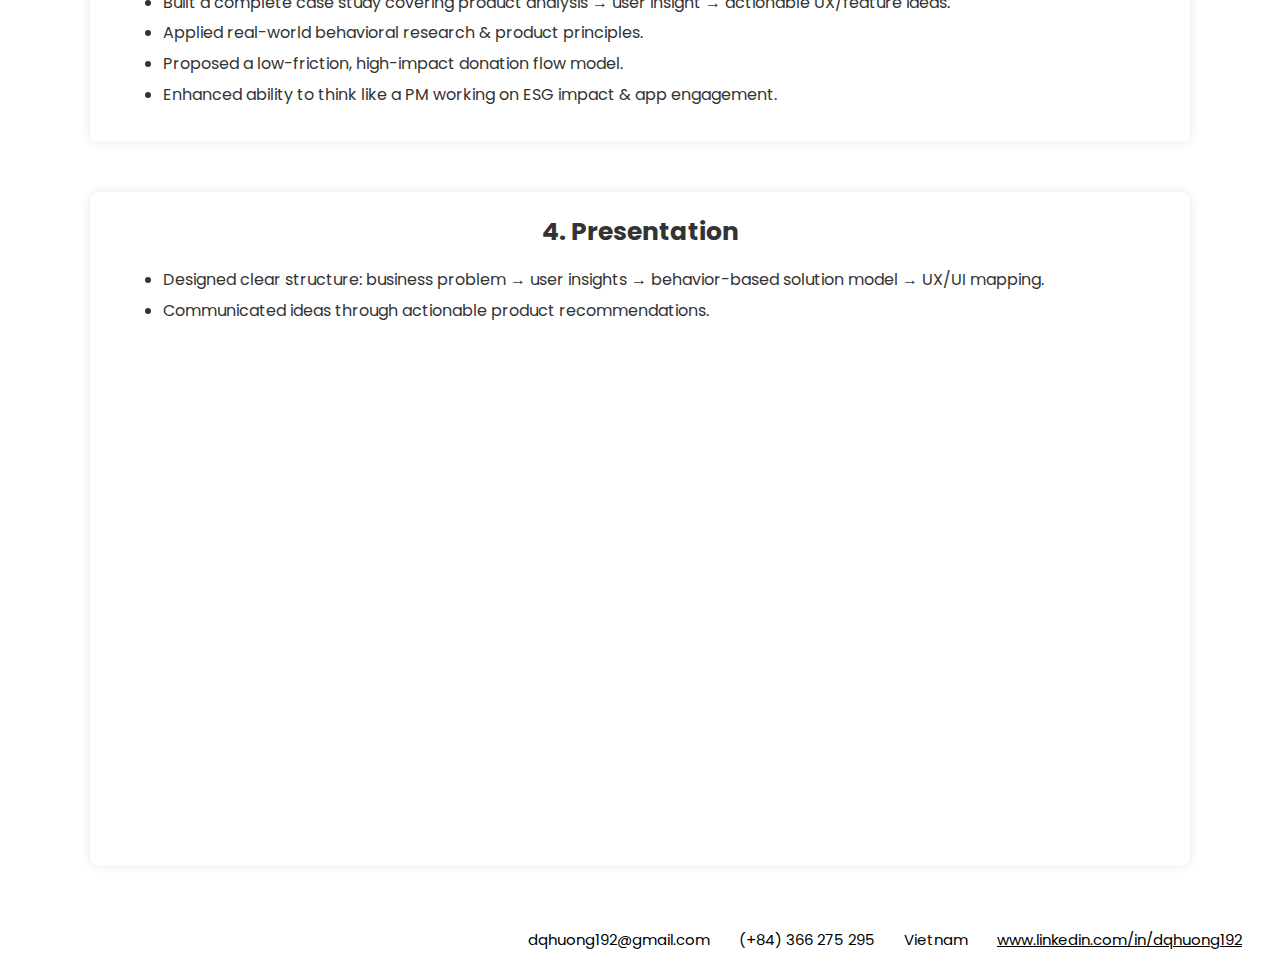
<file: prj-gogreentouch.html>
<!DOCTYPE html>
<html lang="en">

<head>
    <meta charset="UTF-8">
    <meta name="viewport" content="width=device-width, initial-scale=1.0">
    <title>Huong Dao's Portfolio</title>
    <link rel="stylesheet" href="style-prj1.css">
    <link rel="preconnect" href="https://fonts.googleapis.com">
    <link rel="preconnect" href="https://fonts.gstatic.com" crossorigin>
    <link href="https://fonts.googleapis.com/css2?family=Poppins:ital,wght@0,100;0,200;0,300;0,400;0,500;0,600;0,700;0,800;0,900;1,100;1,200;1,300;1,400;1,500;1,600;1,700;1,800;1,900&display=swap" rel="stylesheet">
</head>

<body>
    <!---Header---->
    <section class="header">
        <nav>
            <div class="nav-links">
                <ul>
                    <li><a href="index.html">Works</a></li>
                    <li><a href="about.html">About</a></li>
                    <li><a href="connect.html">Connect with me</a></li>
                </ul>
            </div>
        </nav>

        <div class="infor" style="background-image: url('images/prj-gogreentouch.jpg'); background-size: cover; background-position: center; background-repeat: no-repeat;">
            <div class="back">
                <div class="back-arrow"><a href="index.html">&#8592;</a></div>
                <div class="date">04/2025</div>
            </div>
            <div class="content">
                <h4>Product Case Study</h4>
                <h1>XanhSM GoGreen<br>Touchpoints Improvements</h1>
                <h2>Redesigned user journey and optimized key app touchpoints to enhance engagement with the GoGreen feature.</h2>
                <h3>#CaseStudy #ProductManagement #UX/UI</h3>
            </div>
        </div>
        
    </section>

    <!--Content-->

    <section class="container">
        <h1>1. Business Task</h1>
        <h2>Improve how GoGreen – XanhSM’s sustainability feature – is presented across key user touchpoints to:</h2>
        <li style="margin-left: 40px;">Increase user trust through transparency</li>
        <li style="margin-left: 40px;">Make green contributions feel meaningful and seamless</li>
        <li style="margin-left: 40px;">Encourage ongoing engagement even outside of ride-booking moments</li>
    </section>

    <section class="container">
        <h1>2. My Role</h1>
        <h2>Product Owner/ Product UX Researcher</h2>
        <div class="details">
            <ul>
                <li>Understanded user behavior & perception research on ESG features using a research on ESG by OLabs.</li>
                <li>Mapped full user journey across 5 key phases before, during, after trip.</li>
                <li>Designed UX improvement plan: touchpoint-by-touchpoint suggestions to improve clarity, motivation, and participation.</li>
                <li>Proposed features based on behavioral insights (nudges, gamification, social proof, personalization).</li>
            </ul>
        </div>
    </section>

    <section class="container">
        <h1>3. Achievements</h1>
        <div class="details">
            <ul>
                <li>Built a complete case study covering product analysis → user insight → actionable UX/feature ideas.</li>
                <li>Applied real-world behavioral research & product principles.</li>
                <li>Proposed a low-friction, high-impact donation flow model.</li>
                <li>Enhanced ability to think like a PM working on ESG impact & app engagement.</li>
            </ul>
        </div>
    </section>

    <section class="container">
        <h1>4. Presentation</h1>
        <div class="details">
            <!--<a href="files/Product Case Study - XanhSM GoGreen Touchpoints Improvements.pdf" target="_blank" style="color: black;">See the PDF presentation here.</a>-->
            <ul>
                <li>Designed clear structure: business problem → user insights → behavior-based solution model → UX/UI mapping.</li>
                <li>Communicated ideas through actionable product recommendations.</li>
            </ul>
        </div>
        <iframe
          src="https://drive.google.com/file/d/1DsWlvTpyZv-Yr8SRp_d3RWSaoCF9Z-hE/preview" 
          width="100%" 
          height="500" 
          frameborder="0" 
          marginheight="0" 
          marginwidth="0">
        </iframe>
    </section>

    <!--Bottom-->
    <section class="bottom">
        <div class="bottom-link-parent">
            <div class="bottom-links">
                <ul>
                    <li><p>dqhuong192@gmail.com</p></li>
                    <li><p>(+84) 366 275 295</p></li>
                    <li><p>Vietnam</p></li>
                    <li><a href="https://www.linkedin.com/in/dqhuong192" target="_blank" style="color: black;">www.linkedin.com/in/dqhuong192</a></li>
                </ul>
            </div>
        </nav>
    </section>
</body>
</html>
</file>
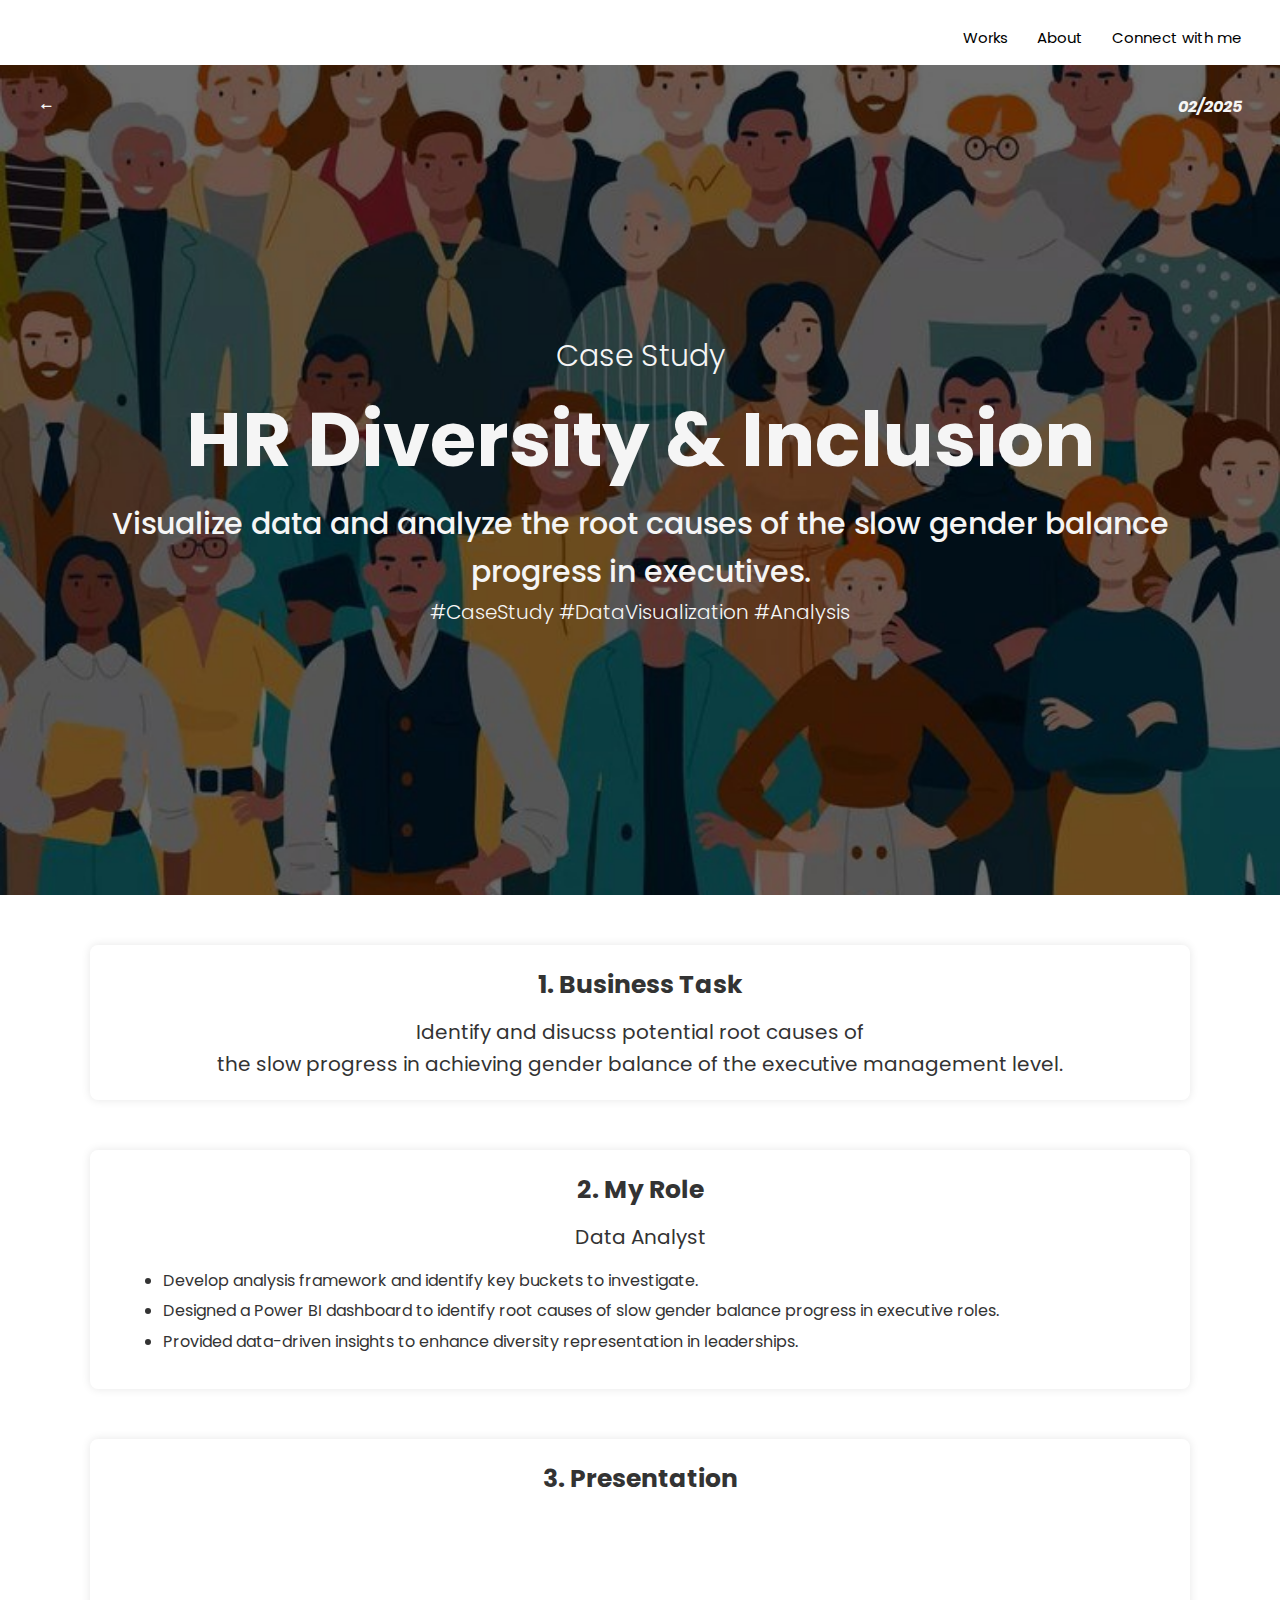
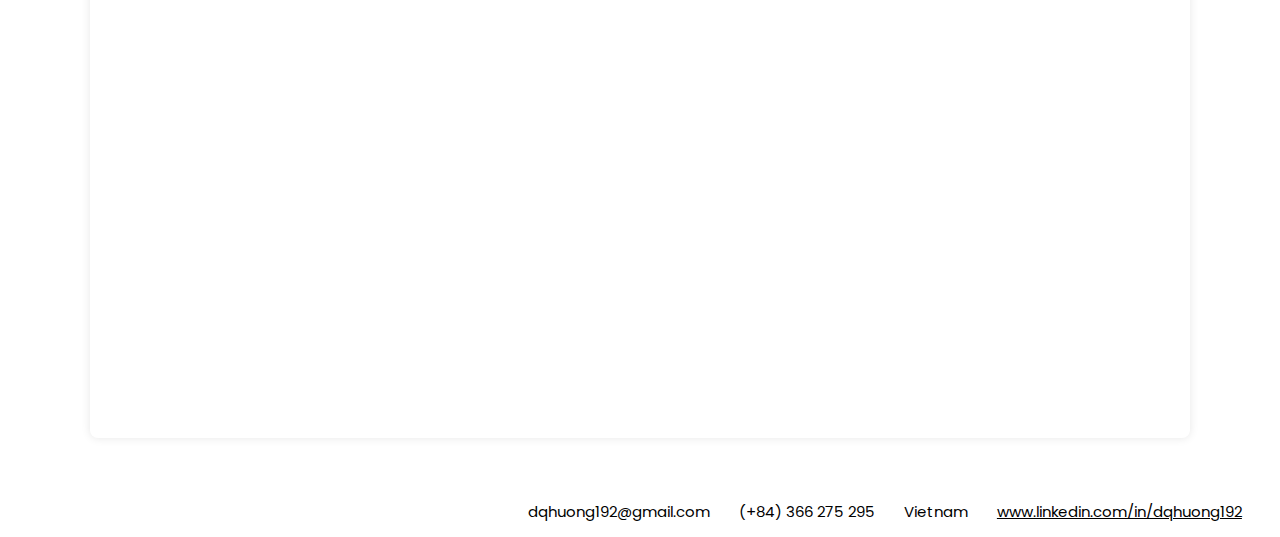
<file: prj-hrdiversity.html>
<!DOCTYPE html>
<html lang="en">

<head>
    <meta charset="UTF-8">
    <meta name="viewport" content="width=device-width, initial-scale=1.0">
    <title>Huong Dao's Portfolio</title>
    <link rel="stylesheet" href="style-prj1.css">
    <link rel="preconnect" href="https://fonts.googleapis.com">
    <link rel="preconnect" href="https://fonts.gstatic.com" crossorigin>
    <link href="https://fonts.googleapis.com/css2?family=Poppins:ital,wght@0,100;0,200;0,300;0,400;0,500;0,600;0,700;0,800;0,900;1,100;1,200;1,300;1,400;1,500;1,600;1,700;1,800;1,900&display=swap" rel="stylesheet">
</head>

<body>
    <!---Header---->
    <section class="header">
        <nav>
            <div class="nav-links">
                <ul>
                    <li><a href="index.html">Works</a></li>
                    <li><a href="about.html">About</a></li>
                    <li><a href="connect.html">Connect with me</a></li>
                </ul>
            </div>
        </nav>

        <div class="infor" style="background-image: url('images/prj-hrdiversity.jpg'); background-size: cover; background-position: center; background-repeat: no-repeat;">
            <div class="back">
                <div class="back-arrow"><a href="index.html">&#8592;</a></div>
                <div class="date">02/2025</div>
            </div>
            <div class="content">
                <h4>Case Study</h4>
                <h1>HR Diversity & Inclusion</h1>
                <h2>Visualize data and analyze the root causes of the slow gender balance progress in executives.</h2>
                <h3>#CaseStudy #DataVisualization #Analysis</h3>
            </div>
        </div>
        
    </section>

    <!--Content-->

    <section class="container">
        <h1>1. Business Task</h1>
        <h2>Identify and disucss potential root causes of <br> the slow progress in achieving gender balance of the executive management level.</h2>
    </section>

    <section class="container">
        <h1>2. My Role</h1>
        <h2>Data Analyst</h2>
        <div class="details">
            <ul>
                <li>Develop analysis framework and identify key buckets to investigate.</li>
                <li>Designed a Power BI dashboard to identify root causes of slow gender balance progress in executive roles.</li>
                <li>Provided data-driven insights to enhance diversity representation in leaderships.</li>
            </ul>
        </div>
    </section>

    <section class="container">
        <h1>3. Presentation</h1>
        <!--<div class="details">
            <a href="files/HR Diversity & Inclusion Visualization and Analysis.pdf" target="_blank" style="color: black;">See the PDF presentation here.</a>
        </div>-->
        <iframe
          src="https://drive.google.com/file/d/1vWMVszv5eCkA0G9j1jwvF6Y0U7VCu0iv/preview" 
          width="100%" 
          height="500" 
          frameborder="0" 
          marginheight="0" 
          marginwidth="0">
        </iframe>
    </section>

    <!--Bottom-->
    <section class="bottom">
        <div class="bottom-link-parent">
            <div class="bottom-links">
                <ul>
                    <li><p>dqhuong192@gmail.com</p></li>
                    <li><p>(+84) 366 275 295</p></li>
                    <li><p>Vietnam</p></li>
                    <li><a href="https://www.linkedin.com/in/dqhuong192" target="_blank" style="color: black;">www.linkedin.com/in/dqhuong192</a></li>
                </ul>
            </div>
        </nav>
    </section>
</body>
</html>
</file>
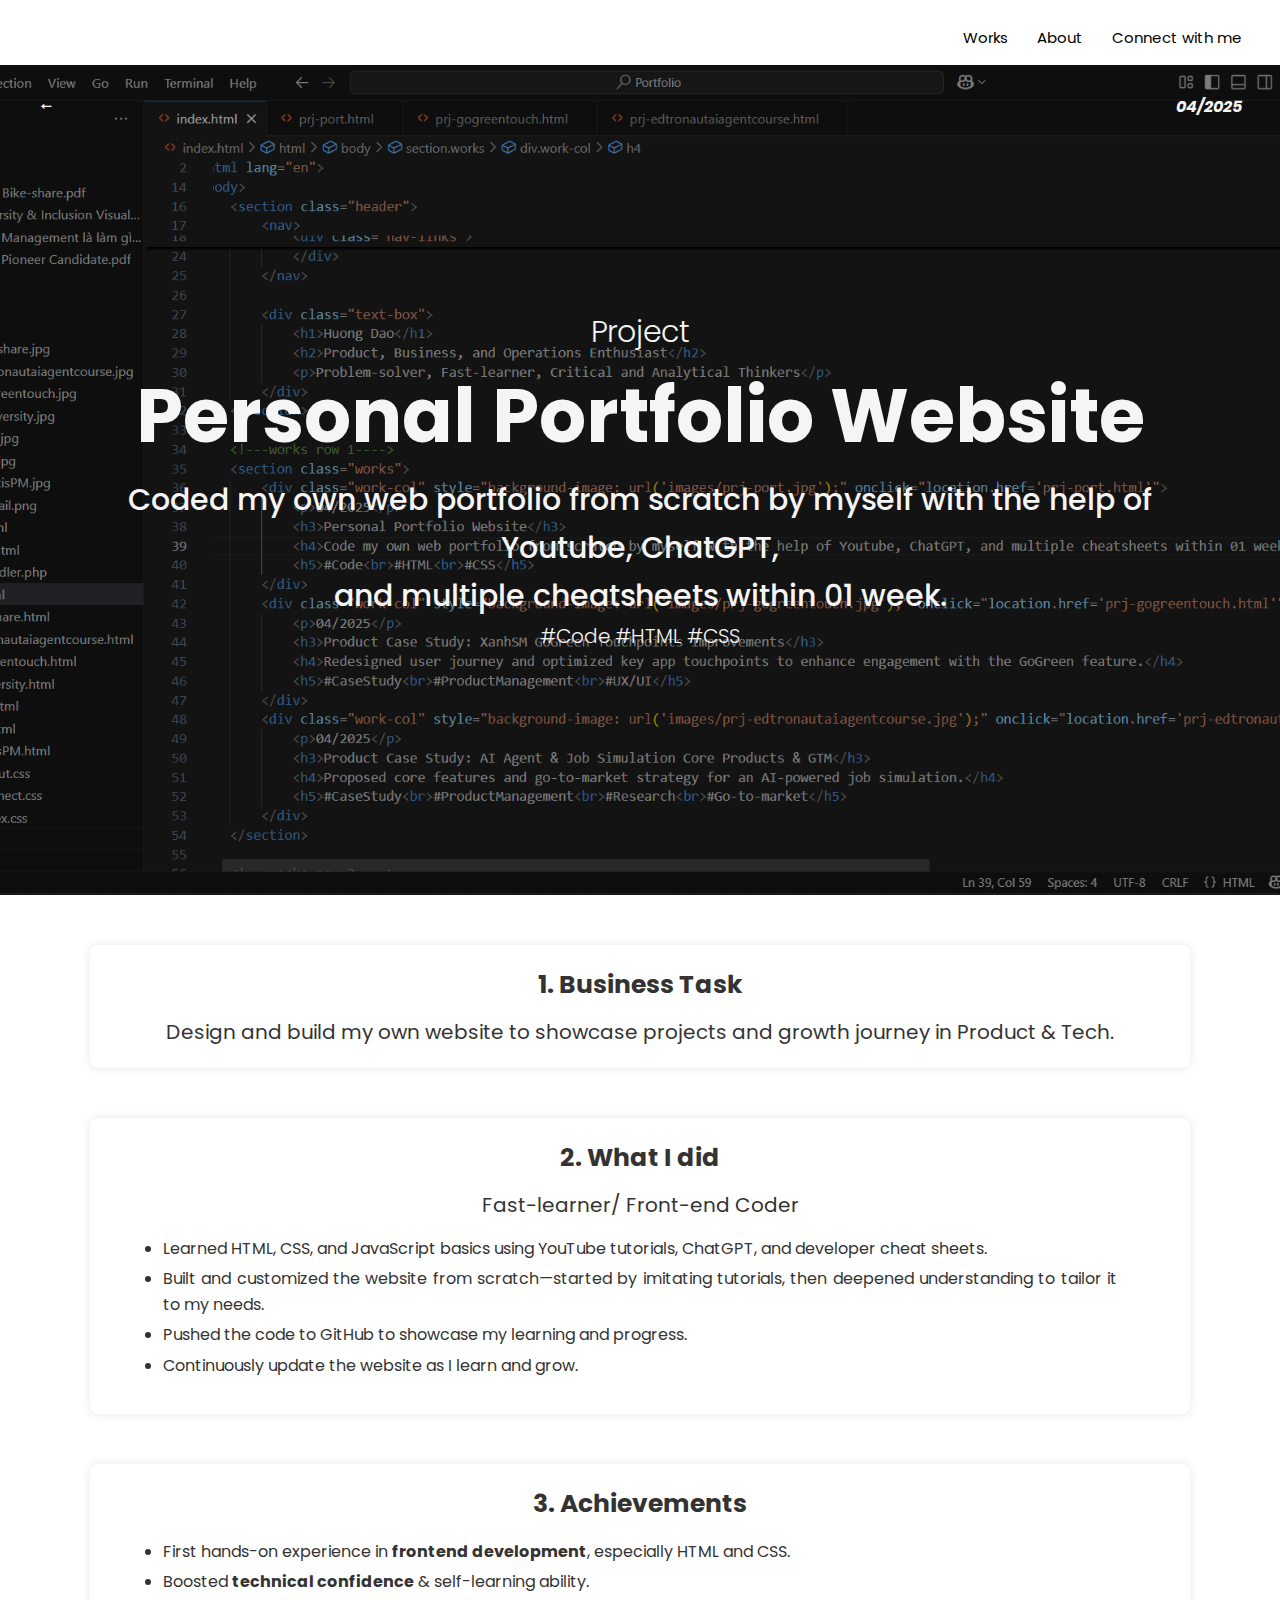
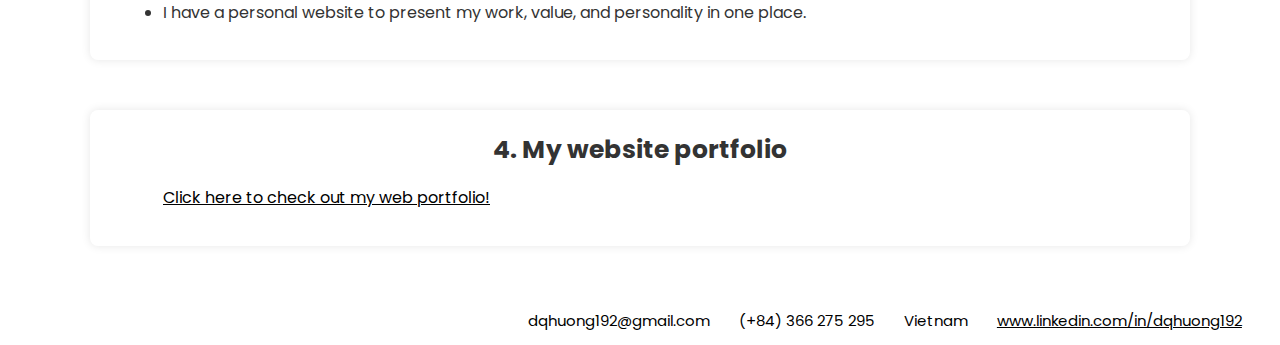
<file: prj-port.html>
<!DOCTYPE html>
<html lang="en">

<head>
    <meta charset="UTF-8">
    <meta name="viewport" content="width=device-width, initial-scale=1.0">
    <title>Huong Dao's Portfolio</title>
    <link rel="stylesheet" href="style-prj1.css">
    <link rel="preconnect" href="https://fonts.googleapis.com">
    <link rel="preconnect" href="https://fonts.gstatic.com" crossorigin>
    <link href="https://fonts.googleapis.com/css2?family=Poppins:ital,wght@0,100;0,200;0,300;0,400;0,500;0,600;0,700;0,800;0,900;1,100;1,200;1,300;1,400;1,500;1,600;1,700;1,800;1,900&display=swap" rel="stylesheet">
</head>

<body>
    <!---Header---->
    <section class="header">
        <nav>
            <div class="nav-links">
                <ul>
                    <li><a href="index.html">Works</a></li>
                    <li><a href="about.html">About</a></li>
                    <li><a href="connect.html">Connect with me</a></li>
                </ul>
            </div>
        </nav>

        <div class="infor" style="background-image: url('images/prj-port.png'); background-size: cover; background-position: center; background-repeat: no-repeat;">
            <div class="back">
                <div class="back-arrow"><a href="index.html">&#8592;</a></div>
                <div class="date">04/2025</div>
            </div>
            <div class="content">
                <h4>Project</h4>
                <h1>Personal Portfolio Website</h1>
                <h2>Coded my own web portfolio from scratch by myself with the help of Youtube, ChatGPT,<br> and multiple cheatsheets within 01 week.</h2>
                <h3>#Code #HTML #CSS</h3>
            </div>
        </div>
        
    </section>

    <!--Content-->

    <section class="container">
        <h1>1. Business Task</h1>
        <h2>Design and build my own website to showcase projects and growth journey in Product & Tech.</h2>
    </section>

    <section class="container">
        <h1>2. What I did</h1>
        <h2>Fast-learner/ Front-end Coder</h2>
        <div class="details">
            <ul>
                <li>Learned HTML, CSS, and JavaScript basics using YouTube tutorials, ChatGPT, and developer cheat sheets.</li>
                <li>Built and customized the website from scratch—started by imitating tutorials, then deepened understanding to tailor it to my needs.</li>
                <li>Pushed the code to GitHub to showcase my learning and progress.</li>
                <li>Continuously update the website as I learn and grow.</li>
            </ul>
        </div>
    </section>

    <section class="container">
        <h1>3. Achievements</h1>
        <div class="details">
            <ul>
                <li>First hands-on experience in <b>frontend development</b>, especially HTML and CSS.</li>
                <li>Boosted <b>technical confidence</b> & self-learning ability.</li>
                <li>I have a personal website to present my work, value, and personality in one place.</li>
            </ul>
        </div>
    </section>

    <section class="container">
        <h1>4. My website portfolio</h1>
        <div class="details">
            <a href="https://dqhuong192.github.io/Portfolio-website/index.html" target="_blank" style="color: black;">Click here to check out my web portfolio!</a>
        </div>
    </section>

    <!--Bottom-->
    <section class="bottom">
        <div class="bottom-link-parent">
            <div class="bottom-links">
                <ul>
                    <li><p>dqhuong192@gmail.com</p></li>
                    <li><p>(+84) 366 275 295</p></li>
                    <li><p>Vietnam</p></li>
                    <li><a href="https://www.linkedin.com/in/dqhuong192" target="_blank" style="color: black;">www.linkedin.com/in/dqhuong192</a></li>
                </ul>
            </div>
        </nav>
    </section>
</body>
</html>
</file>
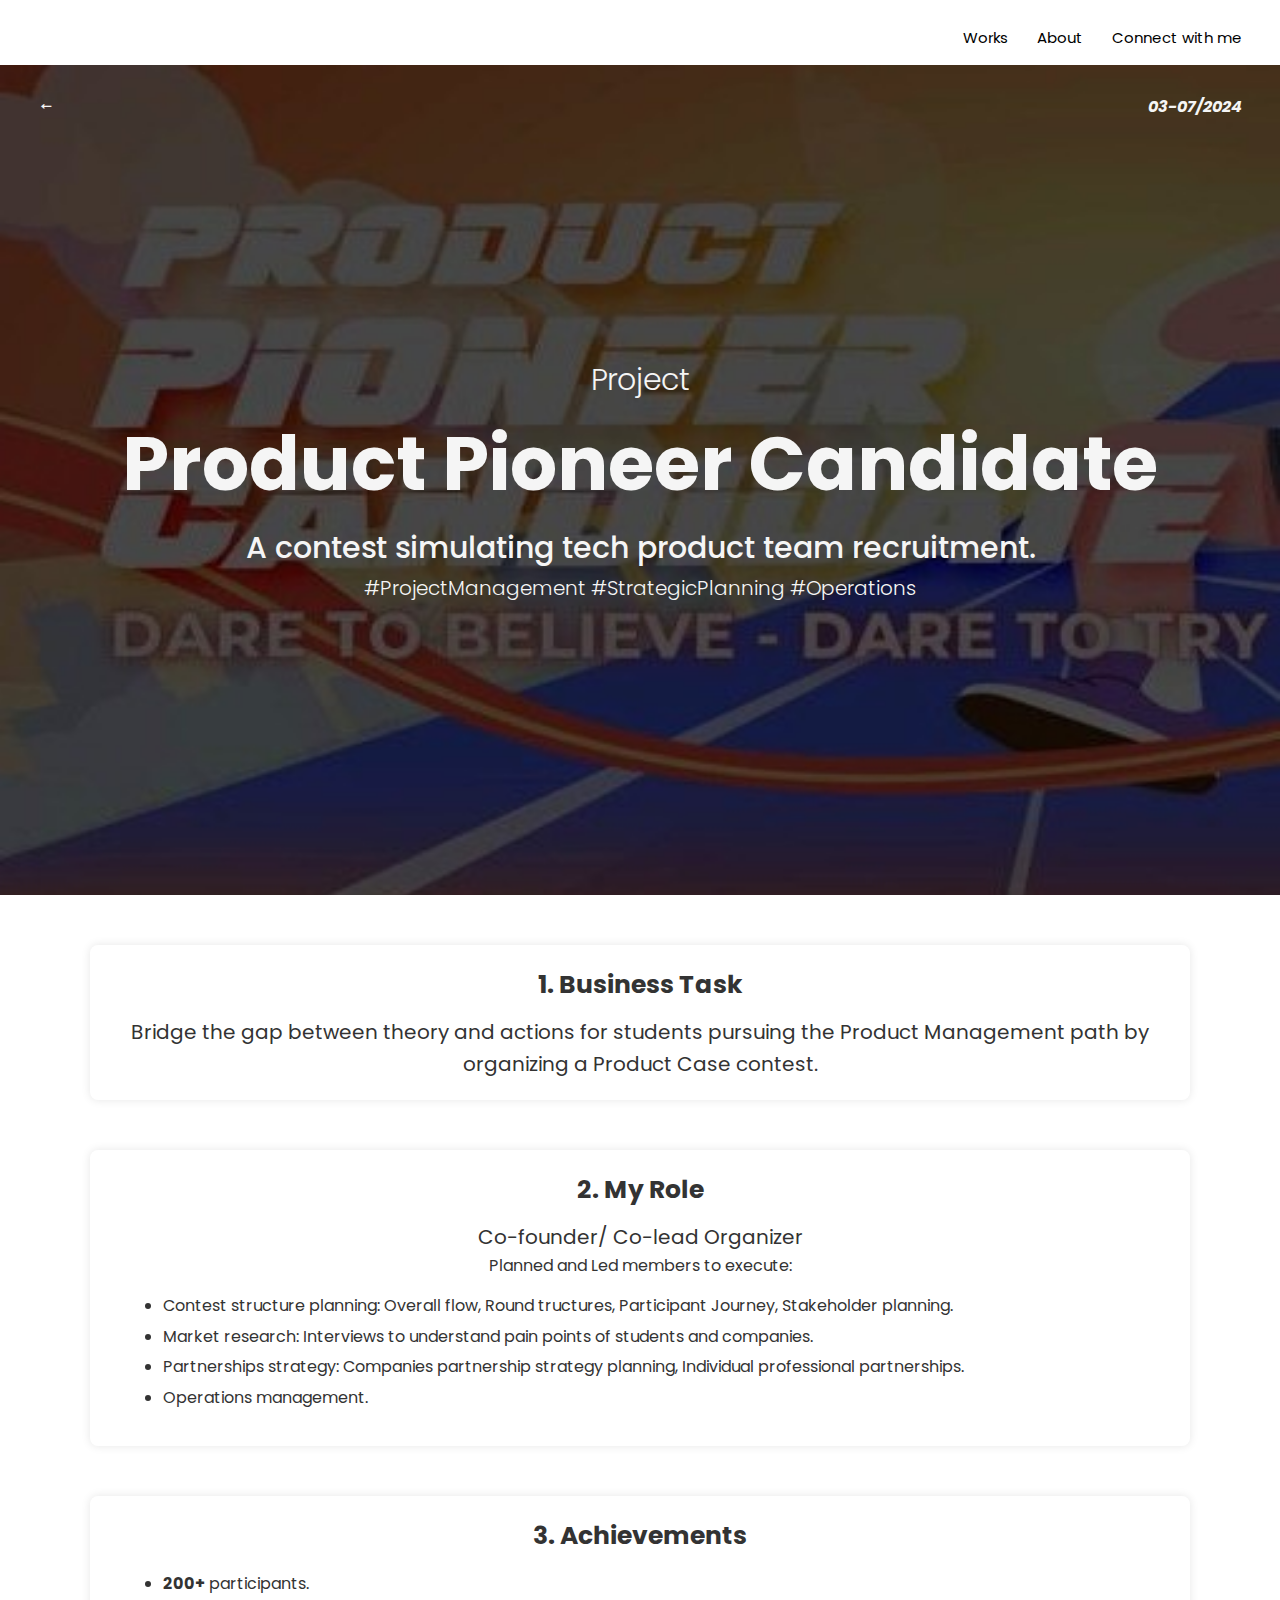
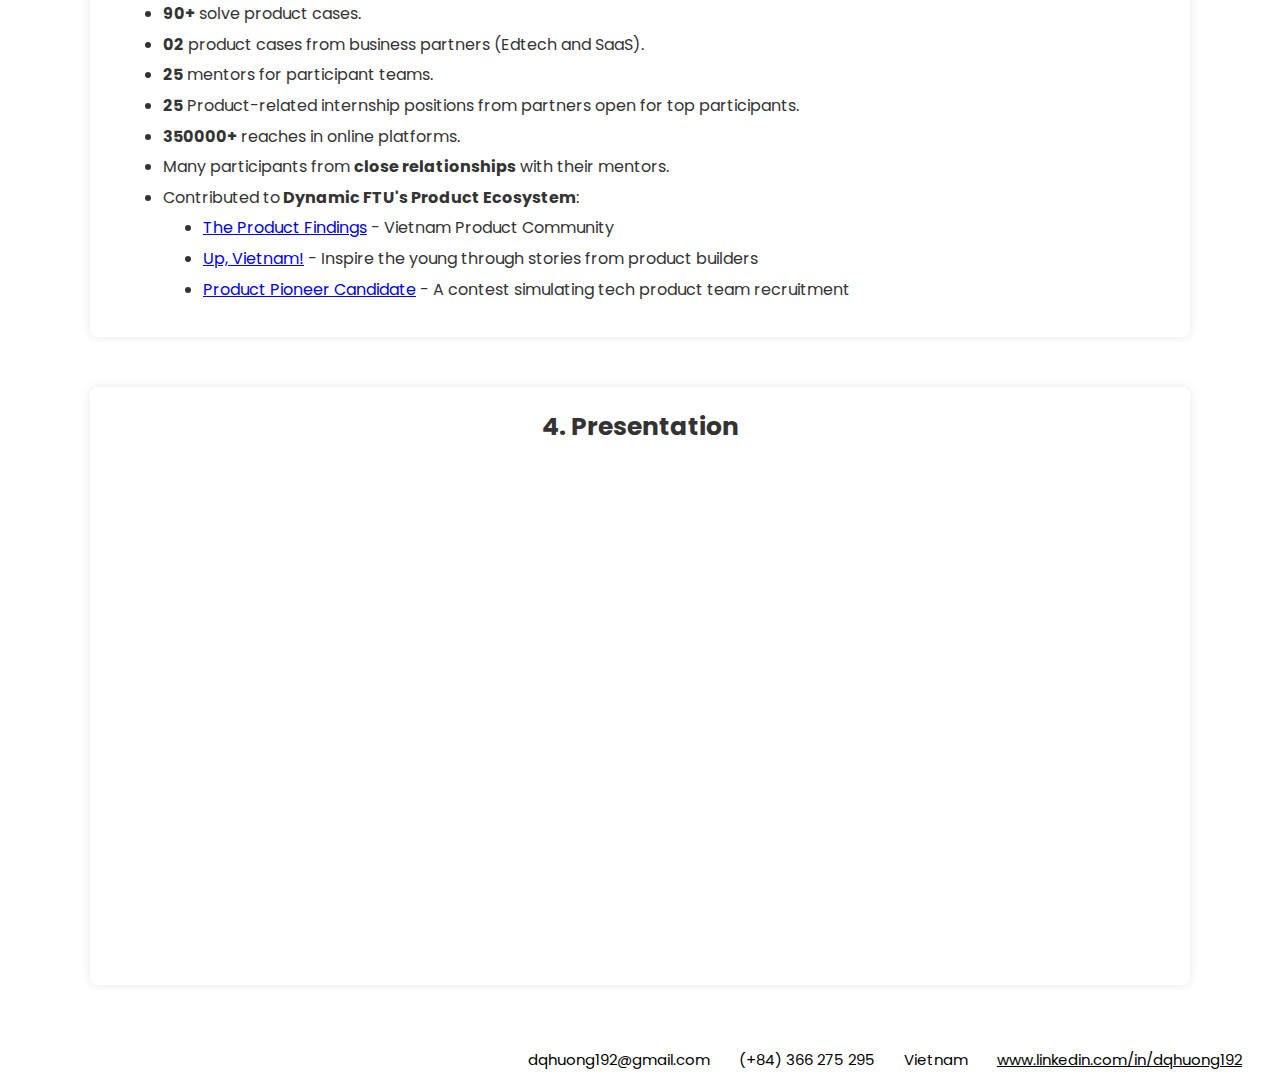
<file: prj-ppc.html>
<!DOCTYPE html>
<html lang="en">

<head>
    <meta charset="UTF-8">
    <meta name="viewport" content="width=device-width, initial-scale=1.0">
    <title>Huong Dao's Portfolio</title>
    <link rel="stylesheet" href="style-prj1.css">
    <link rel="preconnect" href="https://fonts.googleapis.com">
    <link rel="preconnect" href="https://fonts.gstatic.com" crossorigin>
    <link href="https://fonts.googleapis.com/css2?family=Poppins:ital,wght@0,100;0,200;0,300;0,400;0,500;0,600;0,700;0,800;0,900;1,100;1,200;1,300;1,400;1,500;1,600;1,700;1,800;1,900&display=swap" rel="stylesheet">
</head>

<body>
    <!---Header---->
    <section class="header">
        <nav>
            <div class="nav-links">
                <ul>
                    <li><a href="index.html">Works</a></li>
                    <li><a href="about.html">About</a></li>
                    <li><a href="connect.html">Connect with me</a></li>
                </ul>
            </div>
        </nav>

        <div class="infor" style="background-image: url('images/prj-ppc.jpg'); background-size: cover; background-position: center; background-repeat: no-repeat;">
            <div class="back">
                <div class="back-arrow"><a href="index.html">&#8592;</a></div>
                <div class="date">03-07/2024</div>
            </div>
            <div class="content">
                <h4>Project</h4>
                <h1>Product Pioneer Candidate</h1>
                <h2>A contest simulating tech product team recruitment.</h2>
                <h3>#ProjectManagement #StrategicPlanning #Operations</h3>
            </div>
        </div>
        
    </section>

    <!--Content-->

    <section class="container">
        <h1>1. Business Task</h1>
        <h2>Bridge the gap between theory and actions for students pursuing the Product Management path by organizing a Product Case contest.</h2>
    </section>

    <section class="container">
        <h1>2. My Role</h1>
        <h2>Co-founder/ Co-lead Organizer</h2>
        <h3>Planned and Led members to execute:</h3>
        <div class="details">
            <ul>
                <li>Contest structure planning: Overall flow, Round tructures, Participant Journey, Stakeholder planning.</li>
                <li>Market research: Interviews to understand pain points of students and companies.</li>
                <li>Partnerships strategy: Companies partnership strategy planning, Individual professional partnerships.</li>
                <li>Operations management.</li>
            </ul>
        </div>
    </section>

    <section class="container">
        <h1>3. Achievements</h1>
        <div class="details">
            <ul>
                <li><b>200+</b> participants.</li>
                <li><b>90+</b> solve product cases.</li>
                <li><b>02</b> product cases from business partners (Edtech and SaaS).</li>
                <li><b>25</b> mentors for participant teams.</li>
                <li><b>25</b> Product-related internship positions from partners open for top participants.</li>
                <li><b>350000+</b> reaches in online platforms.</li>
                <li>Many participants from <b>close relationships</b> with their mentors.</li>
                <li>Contributed to<b> Dynamic FTU's Product Ecosystem</b>:</li>
                <li style="margin-left: 40px;"><a href="https://www.facebook.com/groups/5070701092951519" target="_blank">The Product Findings</a> - Vietnam Product Community</li>
                <li style="margin-left: 40px;"><a href="https://www.facebook.com/upvietnam.dynamicftu" target="_blank">Up, Vietnam!</a> - Inspire the young through stories from product builders</li>
                <li style="margin-left: 40px;"><a href="prj-ppc.html" target="_blank">Product Pioneer Candidate</a> - A contest simulating tech product team recruitment</li>
            </ul>
        </div>
    </section>

    <section class="container">
        <h1>4. Presentation</h1>
        <!--<div class="details">
            <a href="files/Product Pioneer Candidate.pdf" target="_blank" style="color: black;">See the PDF presentation here.</a>
        </div>-->
        <iframe
          src="https://drive.google.com/file/d/12Vel3KgA0QPAhVwqxyzu7LAWnSHTcIJc/preview" 
          width="100%" 
          height="500" 
          frameborder="0" 
          marginheight="0" 
          marginwidth="0">
        </iframe>
    </section>

    <!--Bottom-->
    <section class="bottom">
        <div class="bottom-link-parent">
            <div class="bottom-links">
                <ul>
                    <li><p>dqhuong192@gmail.com</p></li>
                    <li><p>(+84) 366 275 295</p></li>
                    <li><p>Vietnam</p></li>
                    <li><a href="https://www.linkedin.com/in/dqhuong192" target="_blank" style="color: black;">www.linkedin.com/in/dqhuong192</a></li>
                </ul>
            </div>
        </nav>
    </section>
</body>
</html>
</file>
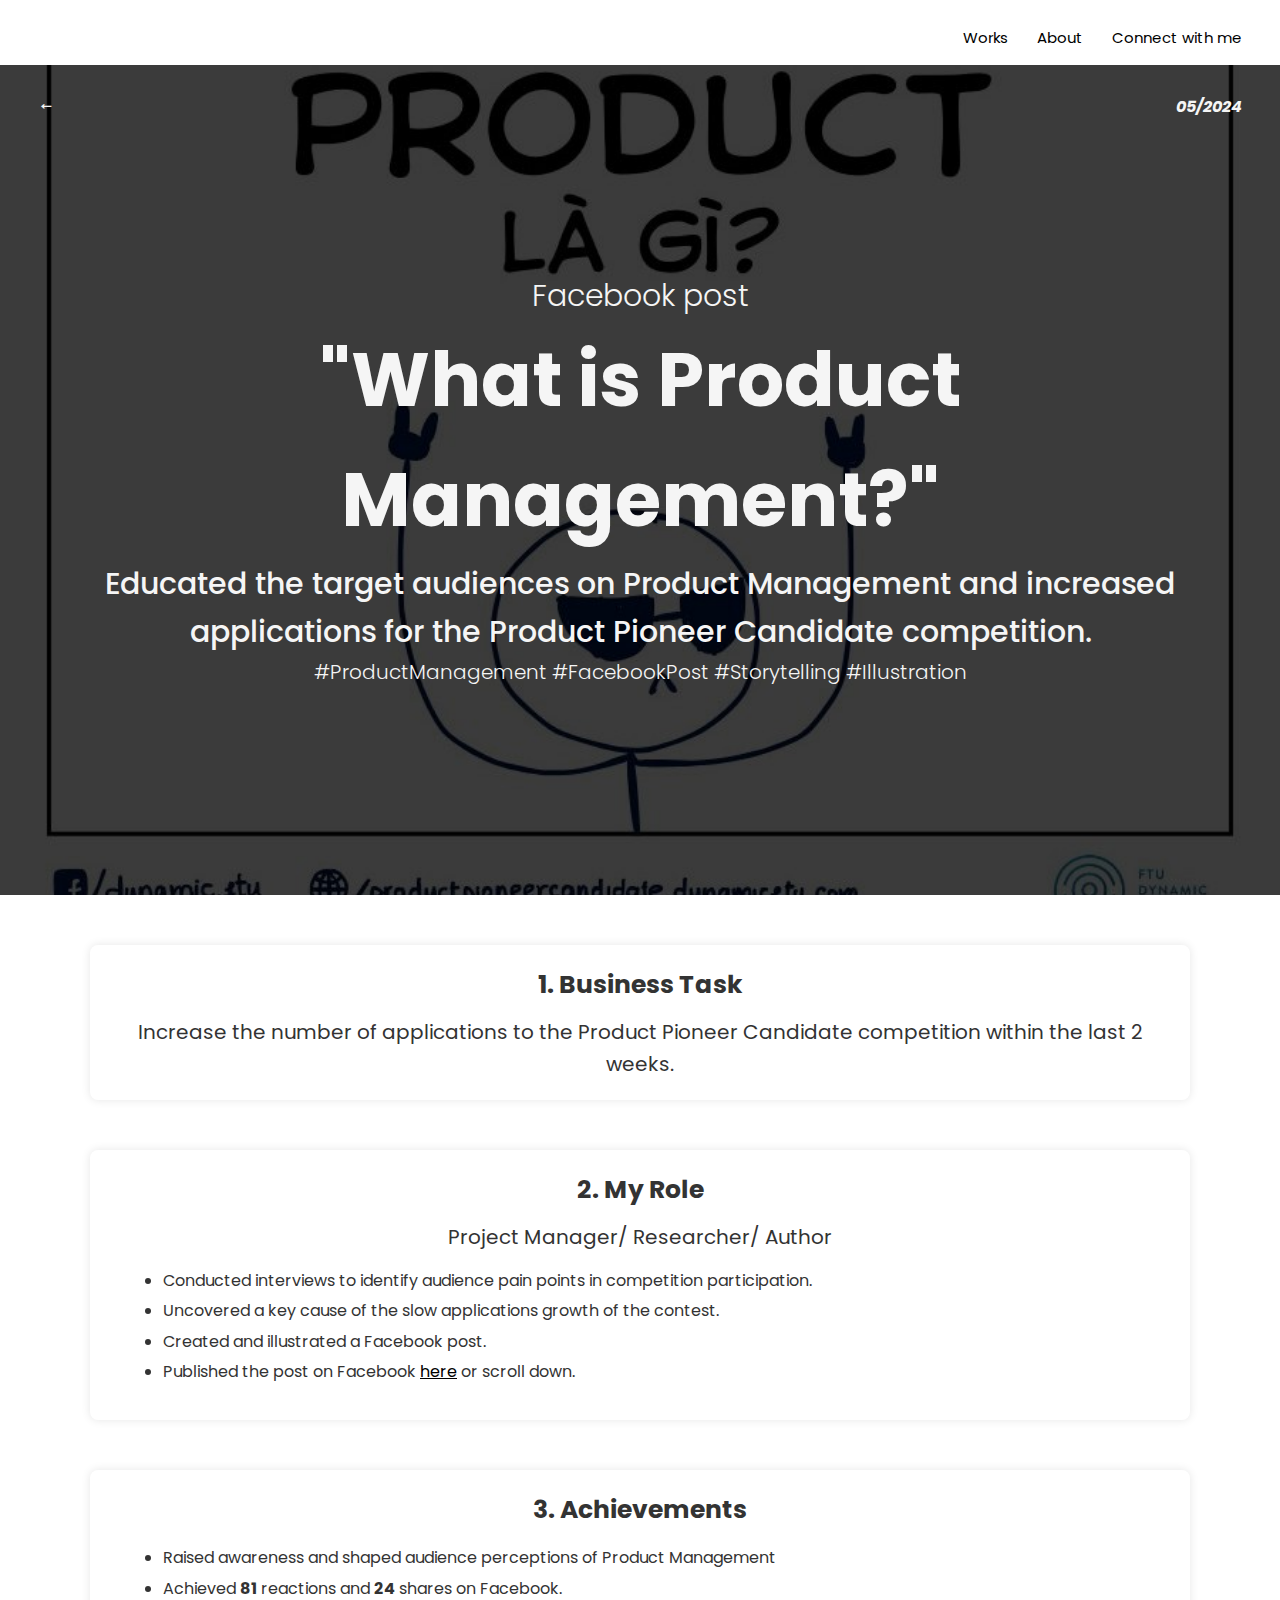
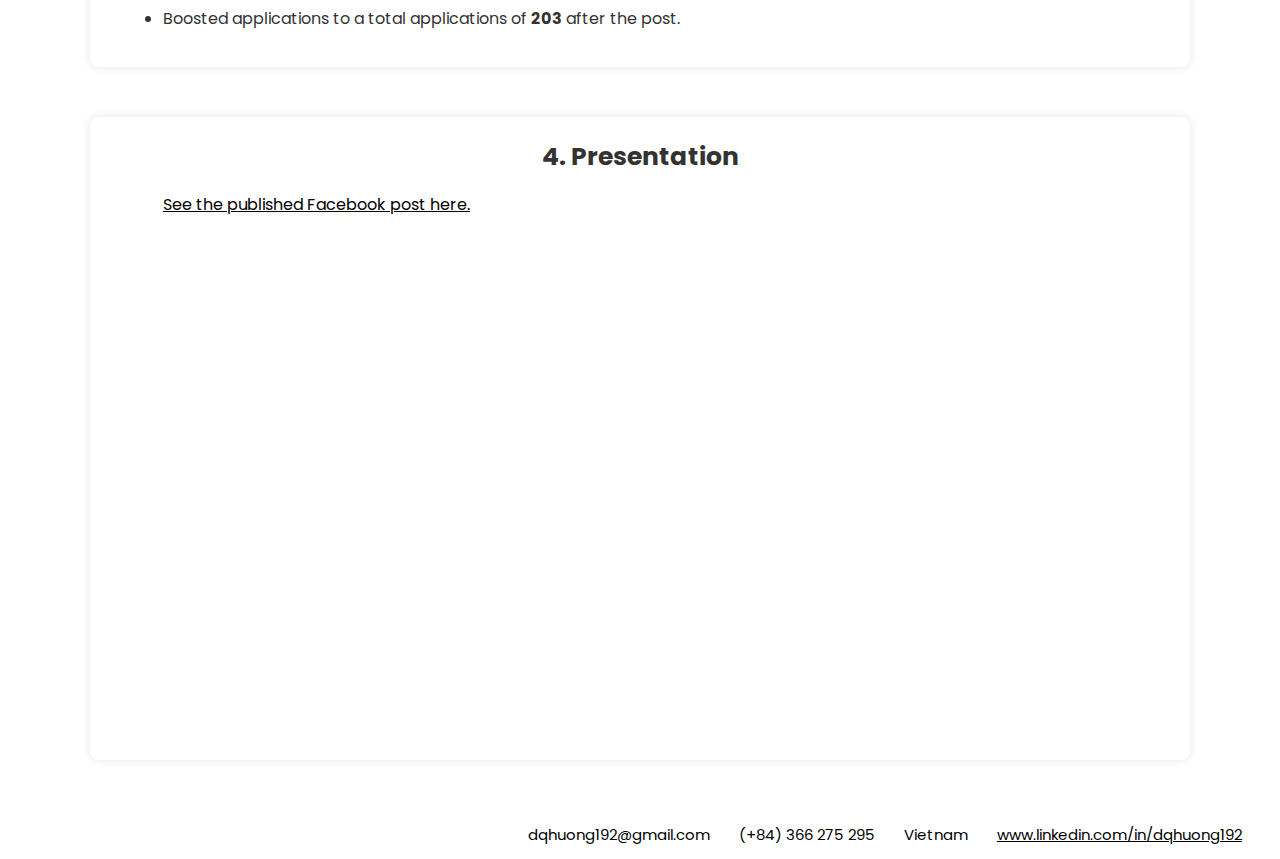
<file: prj-whatisPM.html>
<!DOCTYPE html>
<html lang="en">

<head>
    <meta charset="UTF-8">
    <meta name="viewport" content="width=device-width, initial-scale=1.0">
    <title>Huong Dao's Portfolio</title>
    <link rel="stylesheet" href="style-prj1.css">
    <link rel="preconnect" href="https://fonts.googleapis.com">
    <link rel="preconnect" href="https://fonts.gstatic.com" crossorigin>
    <link href="https://fonts.googleapis.com/css2?family=Poppins:ital,wght@0,100;0,200;0,300;0,400;0,500;0,600;0,700;0,800;0,900;1,100;1,200;1,300;1,400;1,500;1,600;1,700;1,800;1,900&display=swap" rel="stylesheet">
</head>

<body>
    <!---Header---->
    <section class="header">
        <nav>
            <div class="nav-links">
                <ul>
                    <li><a href="index.html">Works</a></li>
                    <li><a href="about.html">About</a></li>
                    <li><a href="connect.html">Connect with me</a></li>
                </ul>
            </div>
        </nav>

        <div class="infor" style="background-image: url('images/prj-whatisPM.jpg'); background-size: cover; background-position: center; background-repeat: no-repeat;">
            <div class="back">
                <div class="back-arrow"><a href="index.html">&#8592;</a></div>
                <div class="date">05/2024</div>
            </div>
            <div class="content">
                <h4>Facebook post</h4>
                <h1>"What is Product Management?"</h1>
                <h2>Educated the target audiences on Product Management and increased applications for the Product Pioneer Candidate competition.</h2>
                <h3>#ProductManagement #FacebookPost #Storytelling #Illustration</h3>
            </div>
        </div>
        
    </section>

    <!--Content-->

    <section class="container">
        <h1>1. Business Task</h1>
        <h2>Increase the number of applications to the Product Pioneer Candidate competition within the last 2 weeks.</h2>
    </section>

    <section class="container">
        <h1>2. My Role</h1>
        <h2>Project Manager/ Researcher/ Author</h2>
        <div class="details">
            <ul>
                <li>Conducted interviews to identify audience pain points in competition participation.</li>
                <li>Uncovered a key cause of the slow applications growth of the contest.</li>
                <li>Created and illustrated a Facebook post.</li>
                <li>Published the post on Facebook <a href="https://www.facebook.com/dynamic.ftu/posts/pfbid02WMgdYBdKcKTPRjVkYLun7Vjjf89P6EFMAFDAva3yQsUWUVf4RpYvHwSFv6tLaQiYl" target="_blank" style="color: black;">here</a> or scroll down.</li>
            </ul>
        </div>
    </section>

    <section class="container">
        <h1>3. Achievements</h1>
        <div class="details">
            <ul>
                <li>Raised awareness and shaped audience perceptions of Product Management</li>
                <li>Achieved <b>81</b> reactions and <b>24</b> shares on Facebook.</li>
                <li>Boosted applications to a total applications of <b>203</b> after the post.</li>
            </ul>
        </div>
    </section>

    <section class="container">
        <h1>4. Presentation</h1>
        <div class="details">
            <!--<a href="files/Product Management là làm gì - Facebook Post.pdf" target="_blank" style="color: black;">See the PDF presentation here.<br></a>-->
            <a href="https://www.facebook.com/dynamic.ftu/posts/pfbid02WMgdYBdKcKTPRjVkYLun7Vjjf89P6EFMAFDAva3yQsUWUVf4RpYvHwSFv6tLaQiYl" target="_blank" style="color: black;">See the published Facebook post here.</a>
        </div>
        <iframe
          src="https://drive.google.com/file/d/1YPTyFOQ3yWkd0UD6Di0JRNvroaDj7cjP/preview" 
          width="100%" 
          height="500" 
          frameborder="0" 
          marginheight="0" 
          marginwidth="0">
        </iframe>
    </section>

    <!--Bottom-->
    <section class="bottom">
        <div class="bottom-link-parent">
            <div class="bottom-links">
                <ul>
                    <li><p>dqhuong192@gmail.com</p></li>
                    <li><p>(+84) 366 275 295</p></li>
                    <li><p>Vietnam</p></li>
                    <li><a href="https://www.linkedin.com/in/dqhuong192" target="_blank" style="color: black;">www.linkedin.com/in/dqhuong192</a></li>
                </ul>
            </div>
        </nav>
    </section>
</body>
</html>
</file>
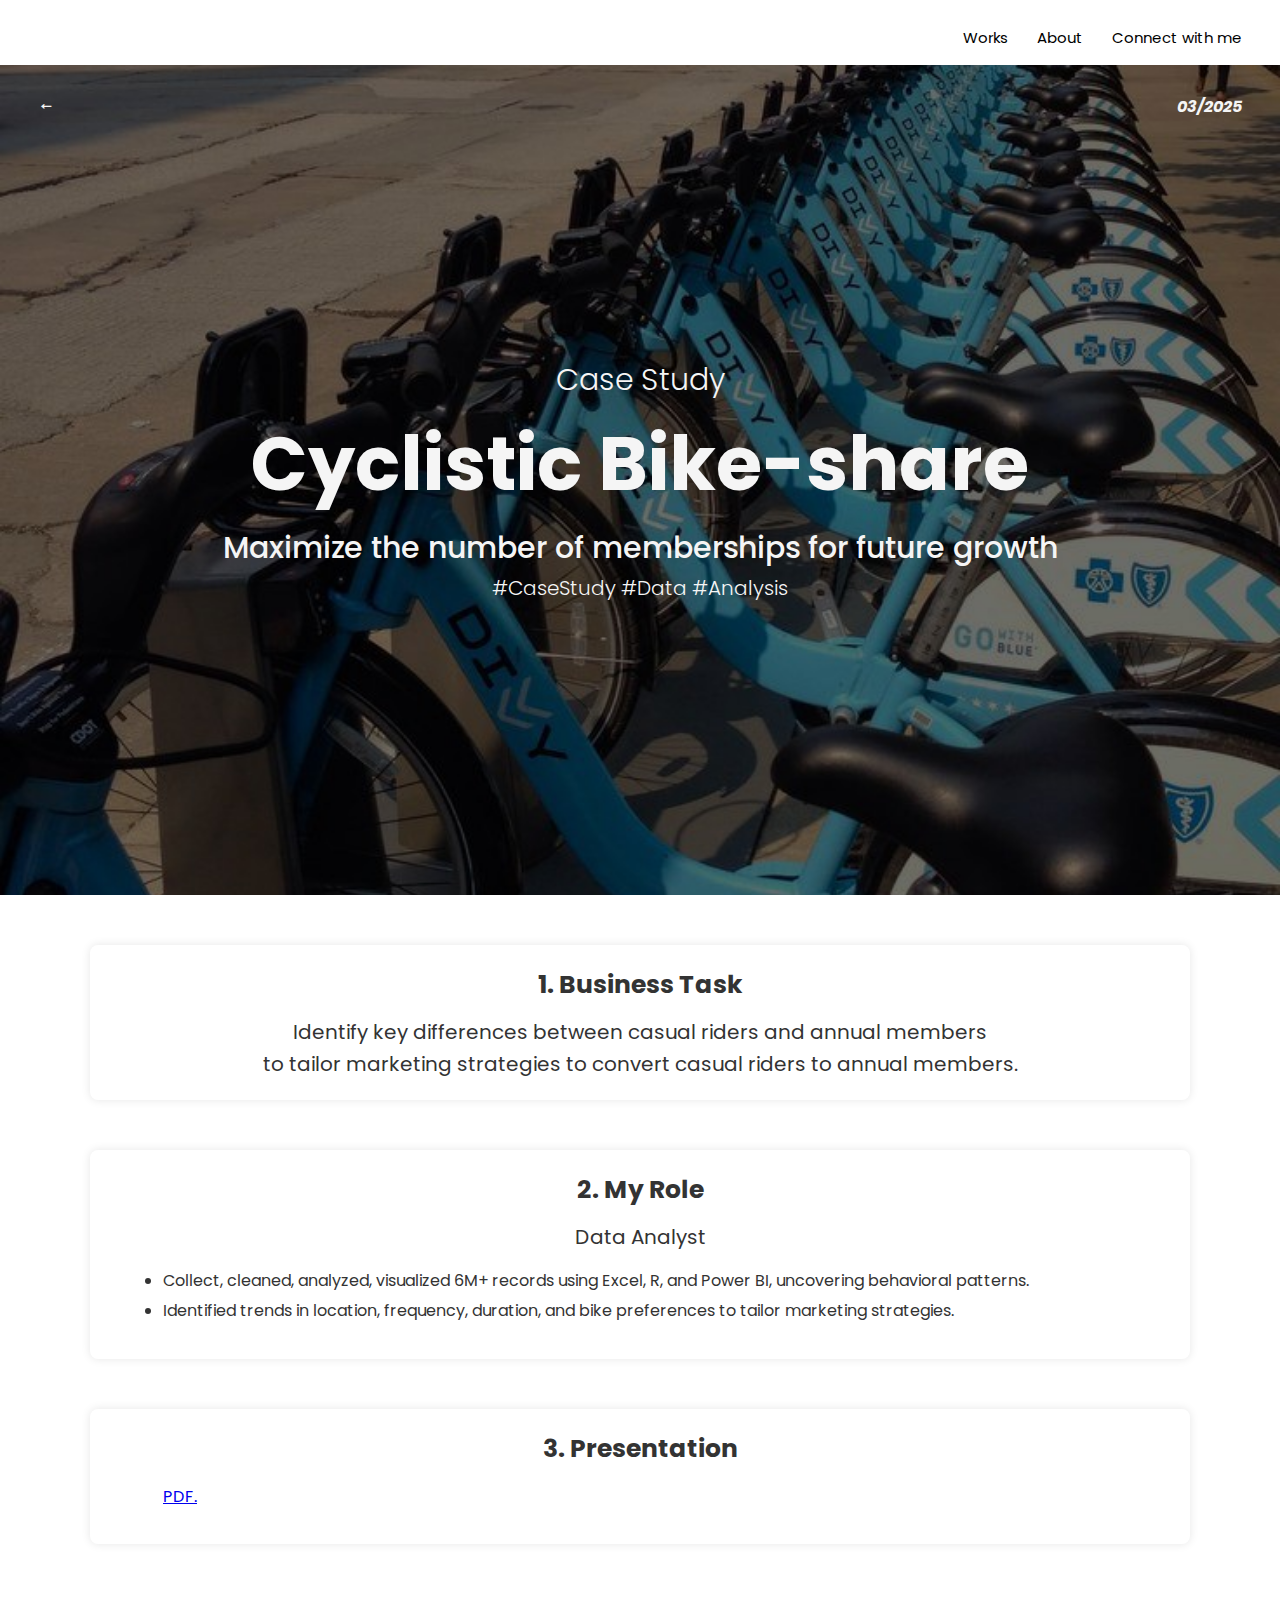
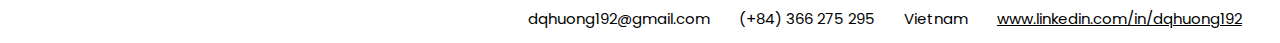
<file: prj1.html>
<!DOCTYPE html>
<html lang="en">

<head>
    <meta charset="UTF-8">
    <meta name="viewport" content="width=device-width, initial-scale=1.0">
    <title>Huong Dao's Portfolio</title>
    <link rel="stylesheet" href="style-prj1.css">
    <link rel="preconnect" href="https://fonts.googleapis.com">
    <link rel="preconnect" href="https://fonts.gstatic.com" crossorigin>
    <link href="https://fonts.googleapis.com/css2?family=Poppins:ital,wght@0,100;0,200;0,300;0,400;0,500;0,600;0,700;0,800;0,900;1,100;1,200;1,300;1,400;1,500;1,600;1,700;1,800;1,900&display=swap" rel="stylesheet">
</head>

<body>
    <!---Header---->
    <section class="header">
        <nav>
            <div class="nav-links">
                <ul>
                    <li><a href="index.html">Works</a></li>
                    <li><a href="about.html">About</a></li>
                    <li><a href="connect.html">Connect with me</a></li>
                </ul>
            </div>
        </nav>

        <div class="infor" style="background-image: url('images/project-2.jpg'); background-size: cover; background-position: center; background-repeat: no-repeat;">
            <div class="back">
                <div class="back-arrow"><a href="index.html">&#8592;</a></div>
                <div class="date">03/2025</div>
            </div>
            <div class="content">
                <h4>Case Study</h4>
                <h1>Cyclistic Bike-share</h1>
                <h2>Maximize the number of memberships for future growth</h2>
                <h3>#CaseStudy #Data #Analysis</h3>
            </div>
        </div>
        
    </section>

    <!--Content-->

    <section class="container">
        <h1>1. Business Task</h1>
        <h2>Identify key differences between casual riders and annual members <br> to tailor marketing strategies to convert casual riders to annual members.</h2>
    </section>

    <section class="container">
        <h1>2. My Role</h1>
        <h2>Data Analyst</h2>
        <div class="details">
            <ul>
                <li>Collect, cleaned, analyzed, visualized 6M+ records using Excel, R, and Power BI, uncovering behavioral patterns.</li>
                <li>Identified trends in location, frequency, duration, and bike preferences to tailor marketing strategies.</li>
            </ul>
        </div>
    </section>

    <section class="container">
        <h1>3. Presentation</h1>
        <div class="details">
            <a href="dqhuong192.github.io/Portfolio-website/files/Cyclistic%20Bike-share.pdf" target="_blank" width=100% height=700px>PDF.</a>
        </div>
    </section>

    <!--Bottom-->
    <section class="bottom">
        <div class="bottom-link-parent">
            <div class="bottom-links">
                <ul>
                    <li><p>dqhuong192@gmail.com</p></li>
                    <li><p>(+84) 366 275 295</p></li>
                    <li><p>Vietnam</p></li>
                    <li><a href="https://www.linkedin.com/in/dqhuong192" target="_blank" style="color: black;">www.linkedin.com/in/dqhuong192</a></li>
                </ul>
            </div>
        </nav>
    </section>
</body>
</html>
</file>
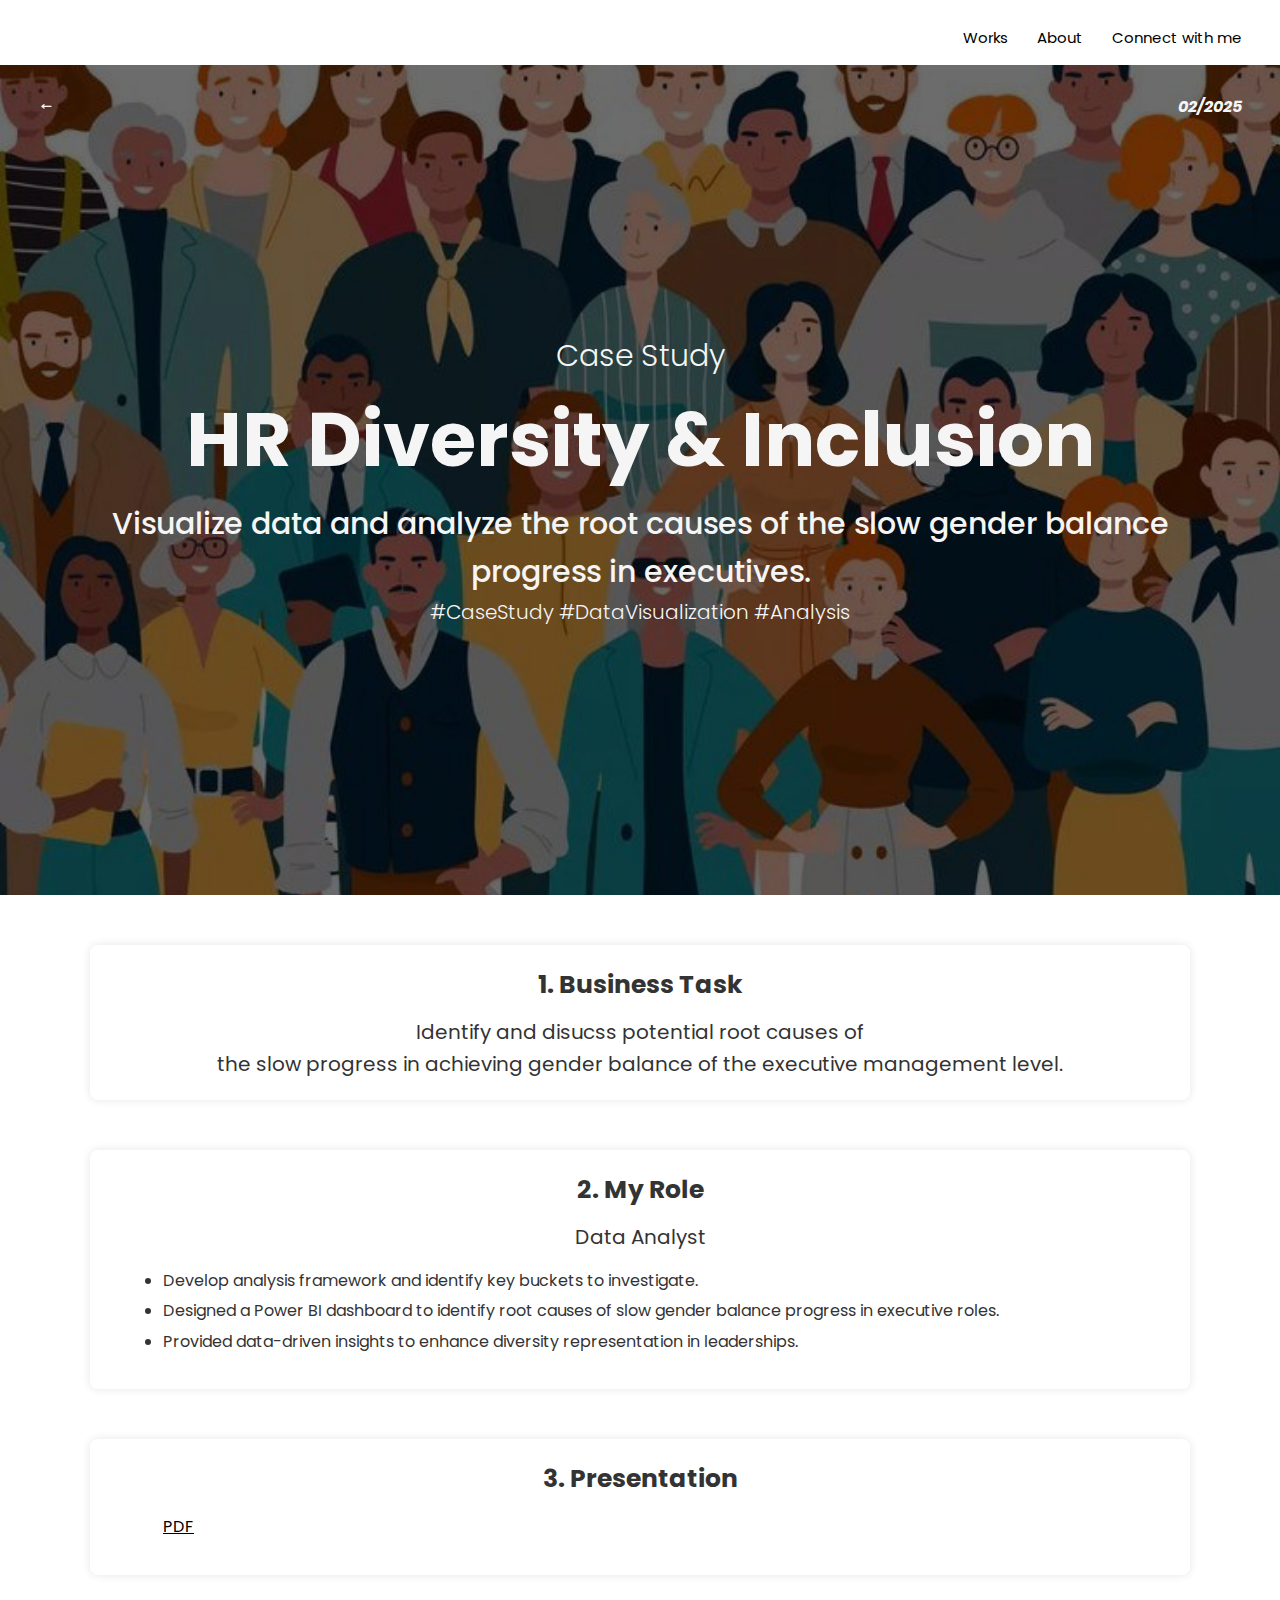
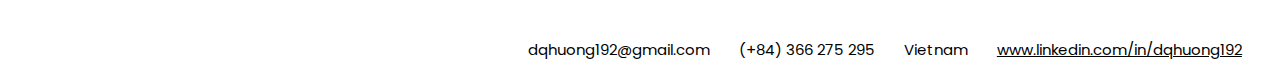
<file: prj2.html>
<!DOCTYPE html>
<html lang="en">

<head>
    <meta charset="UTF-8">
    <meta name="viewport" content="width=device-width, initial-scale=1.0">
    <title>Huong Dao's Portfolio</title>
    <link rel="stylesheet" href="style-prj1.css">
    <link rel="preconnect" href="https://fonts.googleapis.com">
    <link rel="preconnect" href="https://fonts.gstatic.com" crossorigin>
    <link href="https://fonts.googleapis.com/css2?family=Poppins:ital,wght@0,100;0,200;0,300;0,400;0,500;0,600;0,700;0,800;0,900;1,100;1,200;1,300;1,400;1,500;1,600;1,700;1,800;1,900&display=swap" rel="stylesheet">
</head>

<body>
    <!---Header---->
    <section class="header">
        <nav>
            <div class="nav-links">
                <ul>
                    <li><a href="index.html">Works</a></li>
                    <li><a href="about.html">About</a></li>
                    <li><a href="connect.html">Connect with me</a></li>
                </ul>
            </div>
        </nav>

        <div class="infor" style="background-image: url('images/project-3.jpg'); background-size: cover; background-position: center; background-repeat: no-repeat;">
            <div class="back">
                <div class="back-arrow"><a href="index.html">&#8592;</a></div>
                <div class="date">02/2025</div>
            </div>
            <div class="content">
                <h4>Case Study</h4>
                <h1>HR Diversity & Inclusion</h1>
                <h2>Visualize data and analyze the root causes of the slow gender balance progress in executives.</h2>
                <h3>#CaseStudy #DataVisualization #Analysis</h3>
            </div>
        </div>
        
    </section>

    <!--Content-->

    <section class="container">
        <h1>1. Business Task</h1>
        <h2>Identify and disucss potential root causes of <br> the slow progress in achieving gender balance of the executive management level.</h2>
    </section>

    <section class="container">
        <h1>2. My Role</h1>
        <h2>Data Analyst</h2>
        <div class="details">
            <ul>
                <li>Develop analysis framework and identify key buckets to investigate.</li>
                <li>Designed a Power BI dashboard to identify root causes of slow gender balance progress in executive roles.</li>
                <li>Provided data-driven insights to enhance diversity representation in leaderships.</li>
            </ul>
        </div>
    </section>

    <section class="container">
        <h1>3. Presentation</h1>
        <div class="details">
            <a href="files/HR Diversity & Inclusion Visualization and Analysis.pdf" target="_blank" style="color: black;">PDF</a>
        </div>
    </section>

    <!--Bottom-->
    <section class="bottom">
        <div class="bottom-link-parent">
            <div class="bottom-links">
                <ul>
                    <li><p>dqhuong192@gmail.com</p></li>
                    <li><p>(+84) 366 275 295</p></li>
                    <li><p>Vietnam</p></li>
                    <li><a href="https://www.linkedin.com/in/dqhuong192" target="_blank" style="color: black;">www.linkedin.com/in/dqhuong192</a></li>
                </ul>
            </div>
        </nav>
    </section>
</body>
</html>
</file>
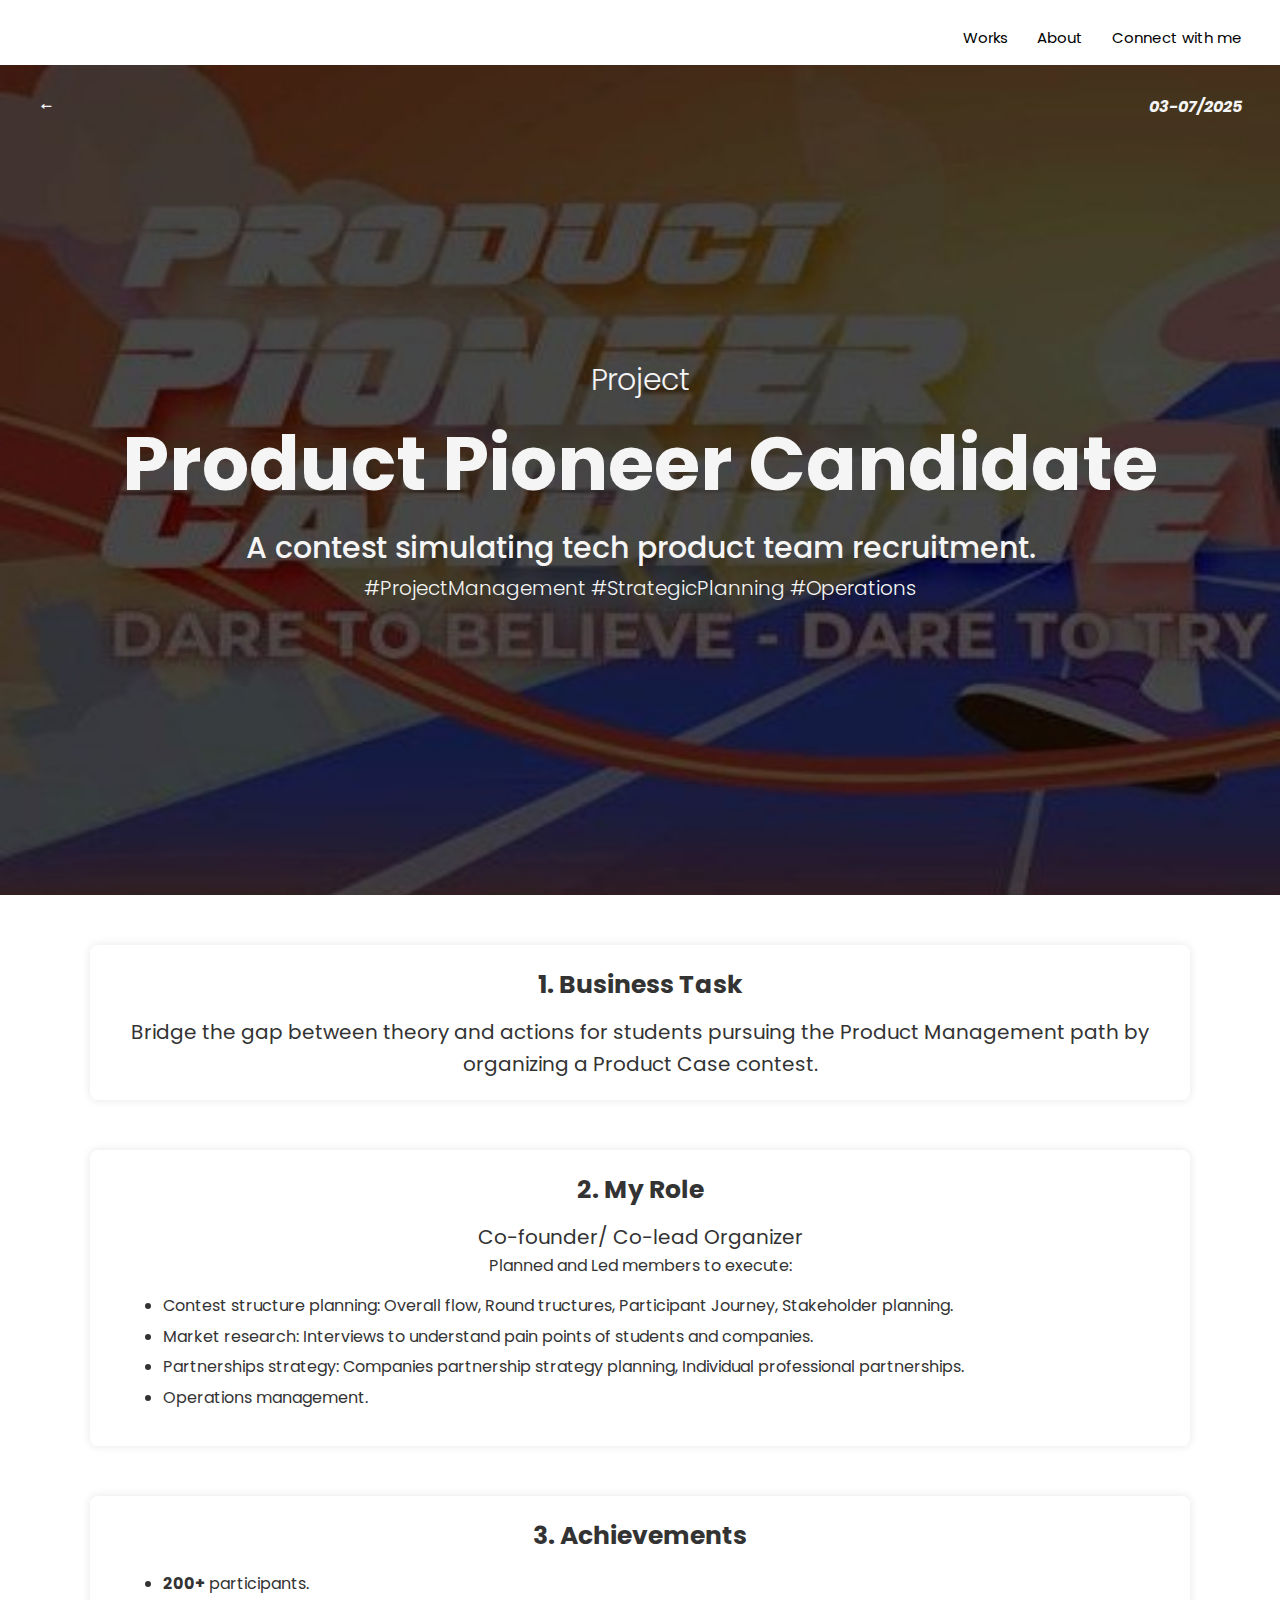
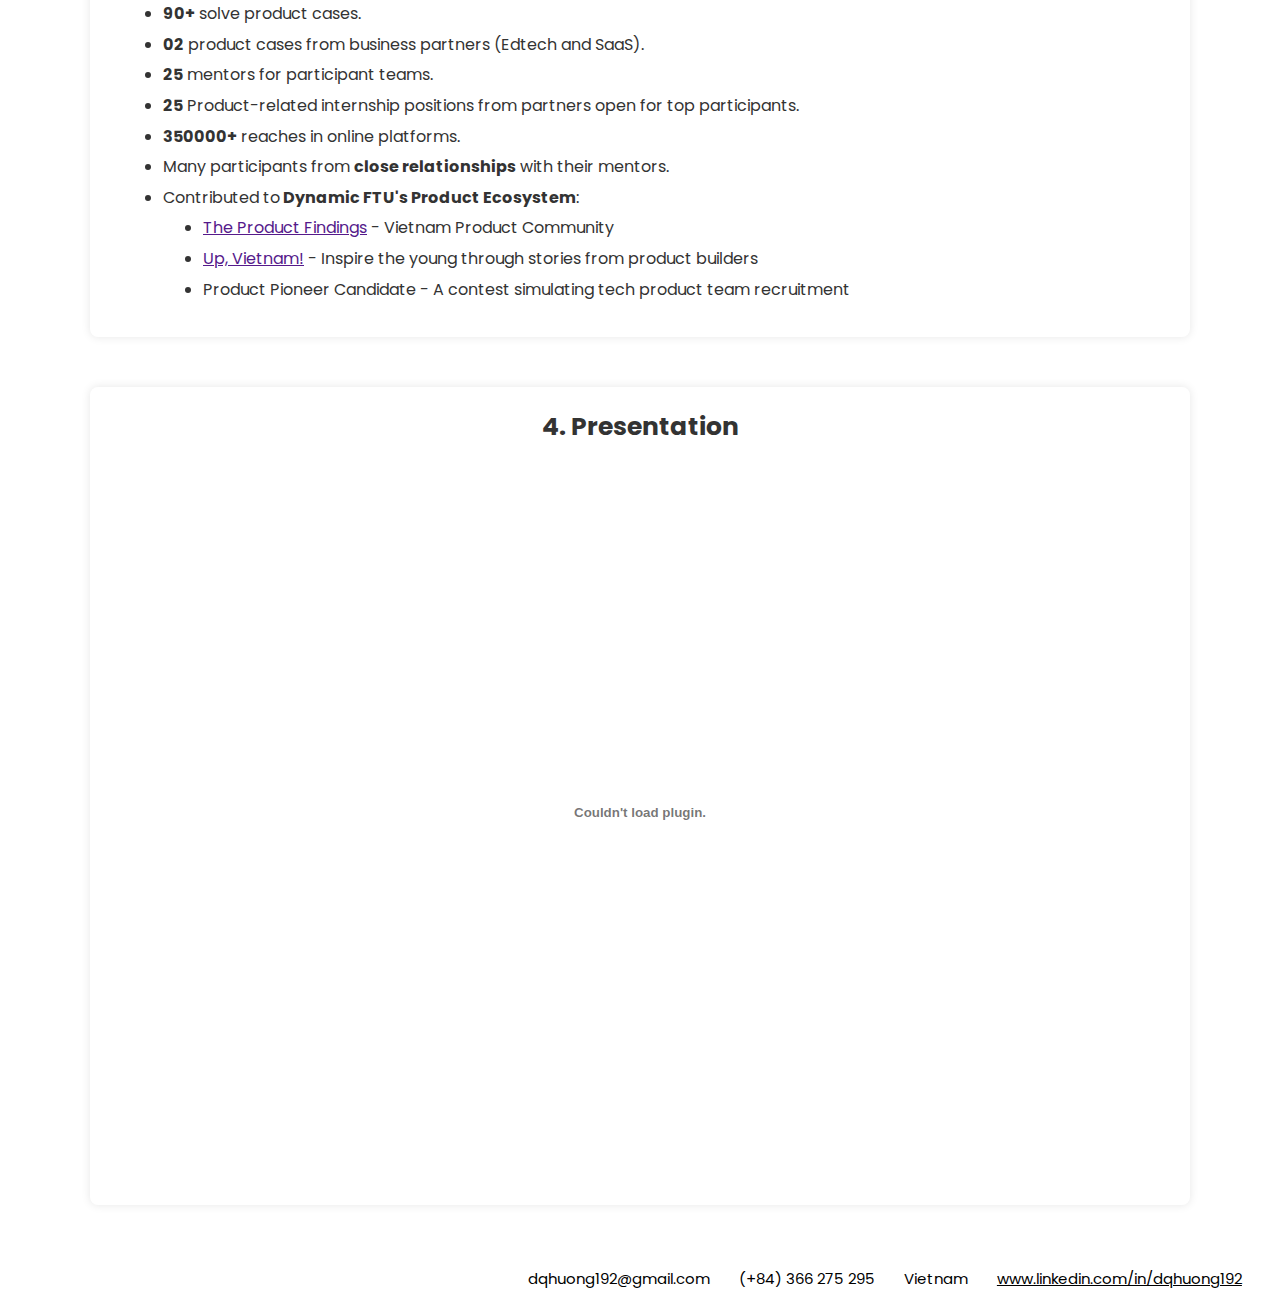
<file: prj3.html>
<!DOCTYPE html>
<html lang="en">

<head>
    <meta charset="UTF-8">
    <meta name="viewport" content="width=device-width, initial-scale=1.0">
    <title>Huong Dao's Portfolio</title>
    <link rel="stylesheet" href="style-prj1.css">
    <link rel="preconnect" href="https://fonts.googleapis.com">
    <link rel="preconnect" href="https://fonts.gstatic.com" crossorigin>
    <link href="https://fonts.googleapis.com/css2?family=Poppins:ital,wght@0,100;0,200;0,300;0,400;0,500;0,600;0,700;0,800;0,900;1,100;1,200;1,300;1,400;1,500;1,600;1,700;1,800;1,900&display=swap" rel="stylesheet">
</head>

<body>
    <!---Header---->
    <section class="header">
        <nav>
            <div class="nav-links">
                <ul>
                    <li><a href="index.html">Works</a></li>
                    <li><a href="about.html">About</a></li>
                    <li><a href="connect.html">Connect with me</a></li>
                </ul>
            </div>
        </nav>

        <div class="infor" style="background-image: url('images/project-1.jpg'); background-size: cover; background-position: center; background-repeat: no-repeat;">
            <div class="back">
                <div class="back-arrow"><a href="index.html">&#8592;</a></div>
                <div class="date">03-07/2025</div>
            </div>
            <div class="content">
                <h4>Project</h4>
                <h1>Product Pioneer Candidate</h1>
                <h2>A contest simulating tech product team recruitment.</h2>
                <h3>#ProjectManagement #StrategicPlanning #Operations</h3>
            </div>
        </div>
        
    </section>

    <!--Content-->

    <section class="container">
        <h1>1. Business Task</h1>
        <h2>Bridge the gap between theory and actions for students pursuing the Product Management path by organizing a Product Case contest.</h2>
    </section>

    <section class="container">
        <h1>2. My Role</h1>
        <h2>Co-founder/ Co-lead Organizer</h2>
        <h3>Planned and Led members to execute:</h3>
        <div class="details">
            <ul>
                <li>Contest structure planning: Overall flow, Round tructures, Participant Journey, Stakeholder planning.</li>
                <li>Market research: Interviews to understand pain points of students and companies.</li>
                <li>Partnerships strategy: Companies partnership strategy planning, Individual professional partnerships.</li>
                <li>Operations management.</li>
            </ul>
        </div>
    </section>

    <section class="container">
        <h1>3. Achievements</h1>
        <div class="details">
            <ul>
                <li><b>200+</b> participants.</li>
                <li><b>90+</b> solve product cases.</li>
                <li><b>02</b> product cases from business partners (Edtech and SaaS).</li>
                <li><b>25</b> mentors for participant teams.</li>
                <li><b>25</b> Product-related internship positions from partners open for top participants.</li>
                <li><b>350000+</b> reaches in online platforms.</li>
                <li>Many participants from <b>close relationships</b> with their mentors.</li>
                <li>Contributed to<b> Dynamic FTU's Product Ecosystem</b>:</li>
                <li style="margin-left: 40px;"><a href="">The Product Findings</a> - Vietnam Product Community</li>
                <li style="margin-left: 40px;"><a href="">Up, Vietnam!</a> - Inspire the young through stories from product builders</li>
                <li style="margin-left: 40px;">Product Pioneer Candidate - A contest simulating tech product team recruitment</li>
            </ul>
        </div>
    </section>

    <section class="container">
        <h1>4. Presentation</h1>
        <div class="details">
            <embed src="/files/Product Pioneer Candidate.pdf" width=100% height=700px>
        </div>
    </section>

    <!--Bottom-->
    <section class="bottom">
        <div class="bottom-link-parent">
            <div class="bottom-links">
                <ul>
                    <li><p>dqhuong192@gmail.com</p></li>
                    <li><p>(+84) 366 275 295</p></li>
                    <li><p>Vietnam</p></li>
                    <li><a href="https://www.linkedin.com/in/dqhuong192" target="_blank" style="color: black;">www.linkedin.com/in/dqhuong192</a></li>
                </ul>
            </div>
        </nav>
    </section>
</body>
</html>
</file>
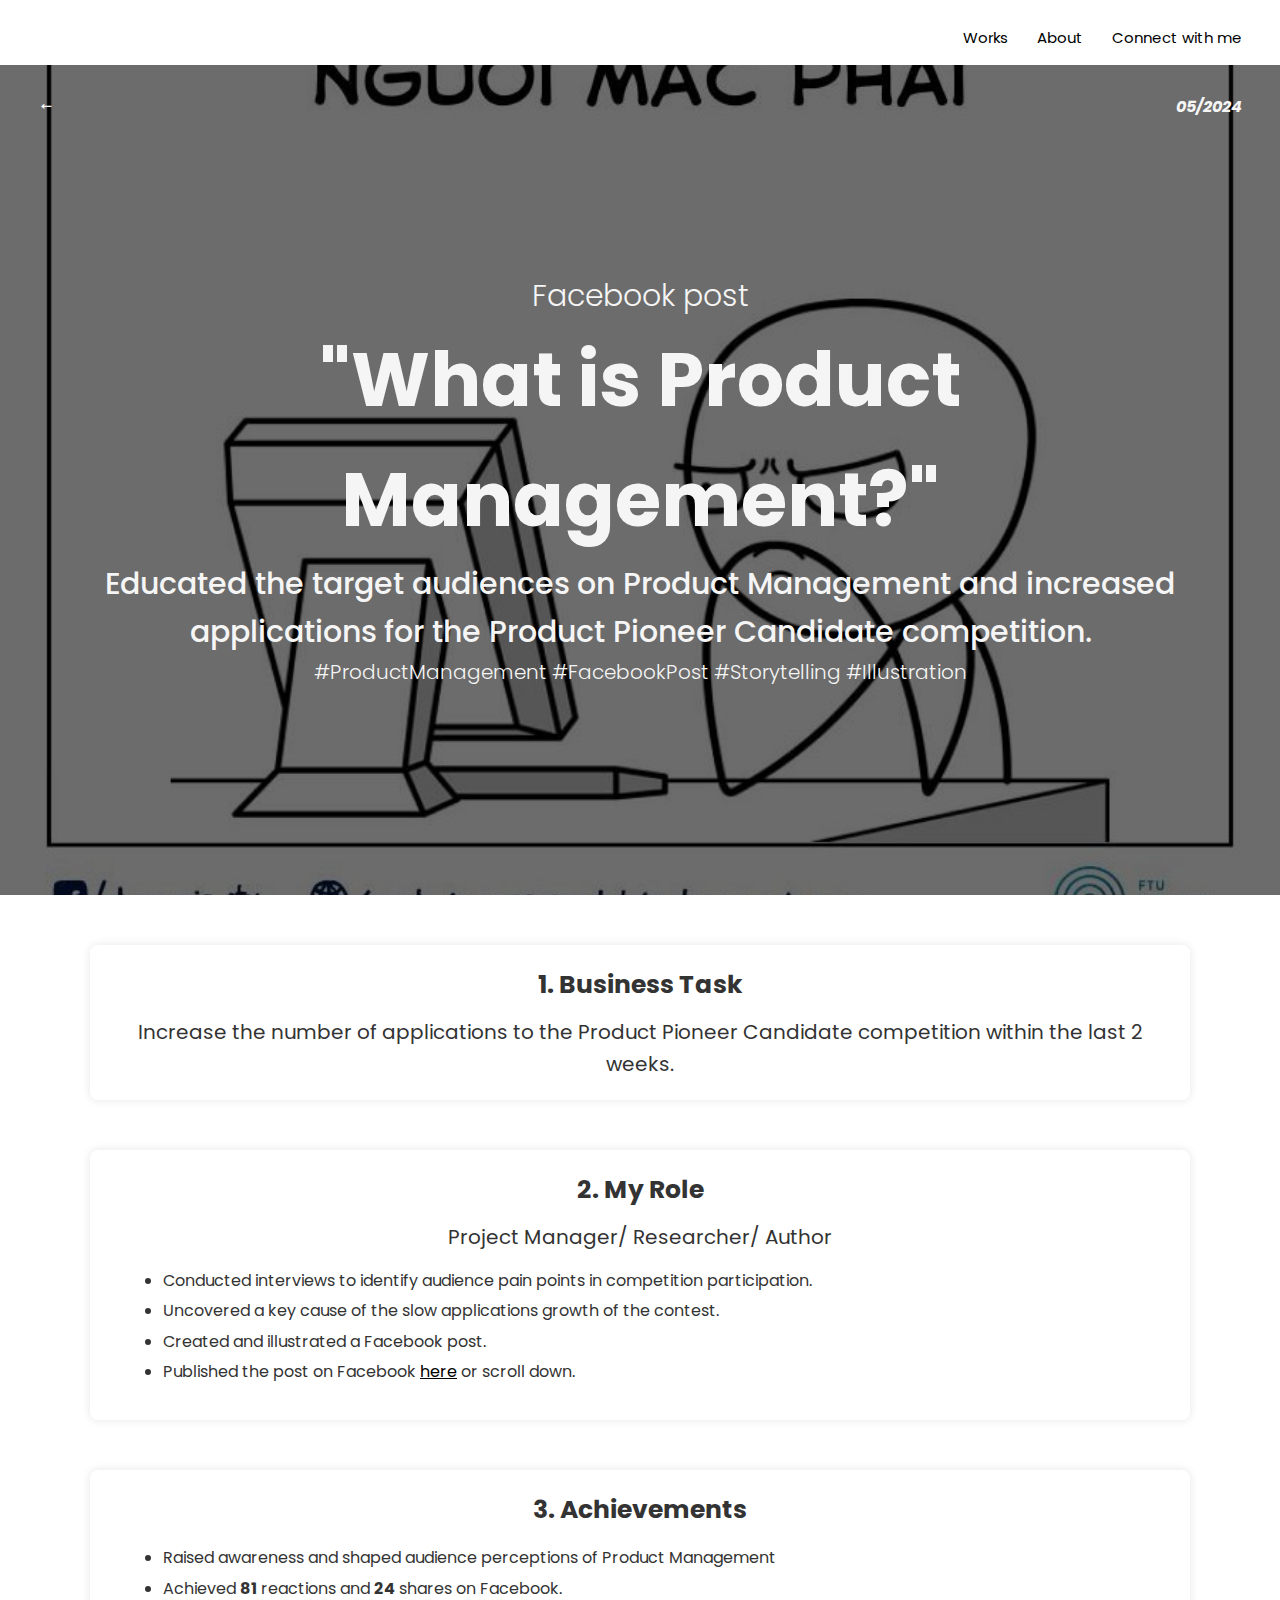
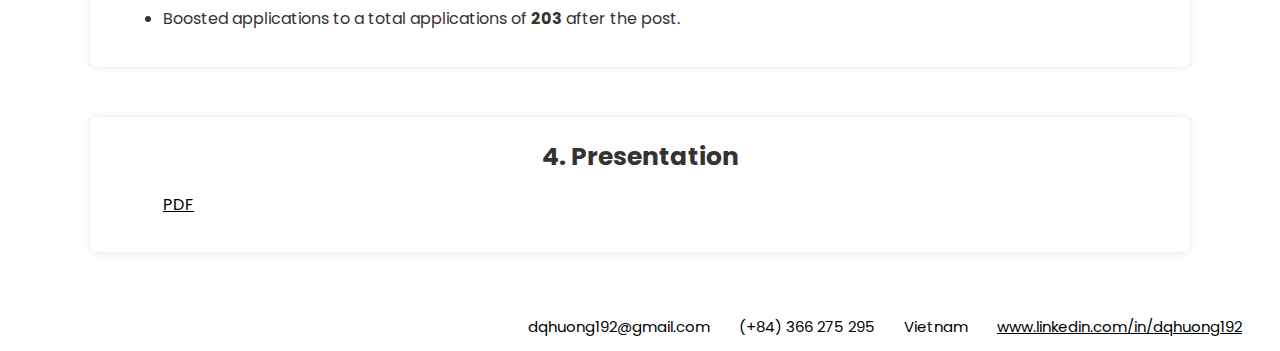
<file: prj4.html>
<!DOCTYPE html>
<html lang="en">

<head>
    <meta charset="UTF-8">
    <meta name="viewport" content="width=device-width, initial-scale=1.0">
    <title>Huong Dao's Portfolio</title>
    <link rel="stylesheet" href="style-prj1.css">
    <link rel="preconnect" href="https://fonts.googleapis.com">
    <link rel="preconnect" href="https://fonts.gstatic.com" crossorigin>
    <link href="https://fonts.googleapis.com/css2?family=Poppins:ital,wght@0,100;0,200;0,300;0,400;0,500;0,600;0,700;0,800;0,900;1,100;1,200;1,300;1,400;1,500;1,600;1,700;1,800;1,900&display=swap" rel="stylesheet">
</head>

<body>
    <!---Header---->
    <section class="header">
        <nav>
            <div class="nav-links">
                <ul>
                    <li><a href="index.html">Works</a></li>
                    <li><a href="about.html">About</a></li>
                    <li><a href="connect.html">Connect with me</a></li>
                </ul>
            </div>
        </nav>

        <div class="infor" style="background-image: url('images/project-4.jpg'); background-size: cover; background-position: center; background-repeat: no-repeat;">
            <div class="back">
                <div class="back-arrow"><a href="index.html">&#8592;</a></div>
                <div class="date">05/2024</div>
            </div>
            <div class="content">
                <h4>Facebook post</h4>
                <h1>"What is Product Management?"</h1>
                <h2>Educated the target audiences on Product Management and increased applications for the Product Pioneer Candidate competition.</h2>
                <h3>#ProductManagement #FacebookPost #Storytelling #Illustration</h3>
            </div>
        </div>
        
    </section>

    <!--Content-->

    <section class="container">
        <h1>1. Business Task</h1>
        <h2>Increase the number of applications to the Product Pioneer Candidate competition within the last 2 weeks.</h2>
    </section>

    <section class="container">
        <h1>2. My Role</h1>
        <h2>Project Manager/ Researcher/ Author</h2>
        <div class="details">
            <ul>
                <li>Conducted interviews to identify audience pain points in competition participation.</li>
                <li>Uncovered a key cause of the slow applications growth of the contest.</li>
                <li>Created and illustrated a Facebook post.</li>
                <li>Published the post on Facebook <a href="https://www.facebook.com/dynamic.ftu/posts/pfbid02WMgdYBdKcKTPRjVkYLun7Vjjf89P6EFMAFDAva3yQsUWUVf4RpYvHwSFv6tLaQiYl" target="_blank" style="color: black;">here</a> or scroll down.</li>
            </ul>
        </div>
    </section>

    <section class="container">
        <h1>3. Achievements</h1>
        <div class="details">
            <ul>
                <li>Raised awareness and shaped audience perceptions of Product Management</li>
                <li>Achieved <b>81</b> reactions and <b>24</b> shares on Facebook.</li>
                <li>Boosted applications to a total applications of <b>203</b> after the post.</li>
            </ul>
        </div>
    </section>

    <section class="container">
        <h1>4. Presentation</h1>
        <div class="details">
            <a href="files/Product Management là làm gì - Facebook Post.pdf" target="_blank" style="color: black;">PDF</a>
        </div>
    </section>

    <!--Bottom-->
    <section class="bottom">
        <div class="bottom-link-parent">
            <div class="bottom-links">
                <ul>
                    <li><p>dqhuong192@gmail.com</p></li>
                    <li><p>(+84) 366 275 295</p></li>
                    <li><p>Vietnam</p></li>
                    <li><a href="https://www.linkedin.com/in/dqhuong192" target="_blank" style="color: black;">www.linkedin.com/in/dqhuong192</a></li>
                </ul>
            </div>
        </nav>
    </section>
</body>
</html>
</file>
<file: style-index.css>
*{
    margin: 0;
    padding: 0;
    font-family: 'Poppins', sans-serif;
    box-sizing: border-box;
}



/*HEADER*/
.header{
    height: fit-content;
    width: 100%;
}

nav{
    display: flex;
    justify-content: space-between;
    margin-right: 2%;
    margin-top: 1%;
}

.nav-links{
    flex: 1;
    text-align: right;
}

.nav-links ul li{
    list-style: none;
    display: inline-block;
    padding: 1%;
}

.nav-links ul li a{
    color: black;
    text-decoration: none;
    font-size: 15px;
    font-family: 'Poppins';
}

.nav-links ul li::after{
    content: '';
    width: 0%;
    height: 2px;
    background: #1d2d44;
    display: block;
    margin: auto;
    transition: 0.3s;
}

.nav-links ul li:hover::after{
    width: 100%;
}


/*NAME*/
.text-box{
    width: 100%;
    text-align: center;
    display: flex;
    flex-direction: column;
    align-items: center;
    justify-content: center;
    height: 675px; /* Adjust as needed */
    position: relative; /* Remove absolute positioning */
    top: unset;
    left: unset;
    transform: none;
}

.text-box h1{
    font-family: 'Poppins';
    font-size: 75px;
    font-weight: bold;
}

.text-box h2{
    font-family: 'Poppins';
    font-size: 30px;
    font-weight: 450;
}

.text-box p{
    font-family: 'Poppins';
    font-size: 20px;
    font-weight: 380;
}

@media(max-width: 700px){
    .nav-links ul li a{
        color: black;
        text-decoration: none;
        font-size: 13px;
        font-family: 'Poppins';
    }
    .text-box h1{
        font-family: 'Poppins';
        font-size: 45px;
        font-weight: bold;
    }
    .text-box h2{
        font-family: 'Poppins';
        font-size: 20px;
        font-weight: 400;
    }
    .text-box p{
        font-family: 'Poppins';
        font-size: 14px;
        font-weight: 350;
    }
}


/*WORKS*/
.works{
    margin: 2% 5%;
    display: flex;
    justify-content: space-between;
    align-items: flex-start;
    display: flex;
    flex-direction: row;
    justify-content: center;
    gap: 35px;
    flex: 1;
}

.work-col{
    flex: 1; /* Makes all columns take equal width */
    width: 100%;
    height: 400px;
    padding: 30px 30px;
    box-sizing: border-box;
    transition: 0.3s;

    /* Background image settings */
    background-size: cover; /* Ensures the image covers the entire column */
    background-position: center; /* Centers the image */
    background-repeat: no-repeat; /* Prevents repeating */
    color: white; /* Ensures text remains readable */
}

.work-col:hover{
    cursor: pointer;
}

.work-col p{
    font-family: 'Poppins';
    font-size: 15px;
    font-weight: 450;
    font-style: italic;
    margin-bottom: 10%;
}

.work-col h3{
    font-family: 'Poppins';
    font-size: 25px;
    font-weight: 600;
    font-style: normal;
    margin-bottom: 5%;
}

.work-col h4{
    font-family: 'Poppins';
    font-size: 16px;
    font-weight: 600;
    font-style: normal;
    margin-bottom: 1%;
}

.work-col h5{
    font-family: 'Poppins';
    font-size: 14px;
    font-weight: 400;
    font-style: normal;
    color: rgb(213, 213, 213);
}

.work-col:hover{
    box-shadow: 10px 10px 10px 0px rgba(0, 0, 0, 0.7);
}

@media(max-width: 700px){
    .works{
        flex-direction: column;
        margin: 6% 5%;
    }
}





/*BOTTOM*/
.bottom{
    height: fit-content;
    width: 100%;
}

.bottom-link-parent{
    display: flex;
    justify-content: space-between;
    margin-right: 2%;
    margin-top: 1%;
}

.bottom-links{
    flex: 1;
    text-align: right;
}

.bottom-links ul li{
    list-style: none;
    display: inline-block;
    padding: 1%;
    color: black;
    text-decoration: none;
    font-size: 15px;
    font-family: 'Poppins';
}

@media(max-width: 700px){
    .bottom-links ul li{
        font-size: 12px;
    }
}
</file>
<file: style-about.css>
/* Reset and Base Styles */
* {
    margin: 0;
    padding: 0;
    font-family: 'Poppins', sans-serif;
    box-sizing: border-box;
}

body {
    font-family: 'Poppins', sans-serif;
    background-color: #ffffff;
    color: #333;
    line-height: 1.6;
}









/* Header Section */
.header {
    height: fit-content;
    width: 100%;
}

/* Navigation */
nav {
    display: flex;
    justify-content: space-between;
    margin-right: 2%;
    margin-top: 1%;
}

.nav-links{
    flex: 1;
    text-align: right;
}

.nav-links ul li{
    list-style: none;
    display: inline-block;
    padding: 1%;
}

.nav-links ul li a{
    color: black;
    text-decoration: none;
    font-size: 15px;
    font-family: 'Poppins';
}

.nav-links ul li::after{
    content: '';
    width: 0%;
    height: 2px;
    background: #1d2d44;
    display: block;
    margin: auto;
    transition: 0.3s;
}

.nav-links ul li:hover::after{
    width: 100%;
}

/* Avatar Image */
.avatar img {
    margin-left: 5%;
    width: 320px;
    border-radius: 16px;
    box-shadow: 0 6px 20px rgba(0, 0, 0, 0.1);
}

.infor {
    margin-top: 7%;
    margin-bottom: 15%;
    display: flex;
    align-items: center;
    justify-content: center;
    gap: 60px;
}

/* Text Section */
.text-box{
    max-width: 600px;
    margin-right: 5%;
}

.text-box h1{
    font-family: 'Poppins';
    font-size: 60px;
    font-weight: bold;
}

.text-box h2{
    font-family: 'Poppins';
    font-size: 25px;
    font-weight: 450;
}

.text-box h3{
    font-family: 'Poppins';
    font-size: 20px;
    font-weight: 380;
}

.text-box h4{
    margin-top: 3%;
    font-family: 'Poppins';
    font-size: 16px;
    font-weight: 380;
    color: grey;
}

.text-box h5{
    font-family: 'Poppins';
    font-size: 13px;
    font-weight: 380;
    color: grey;
}

@media(max-width: 700px){
    .avatar img {
        margin-left: 5%;
        width: 200px;
    }
    .text-box{
        margin-right: 5%;
    }
    .nav-links ul li a{
        font-size: 13px;
    }
    .text-box h1{
        font-size: 40px;
    }
    
    .text-box h2{
        font-size: 16.5px;
    }
    
    .text-box h3{
        font-size: 12.5px;
    }
    
    .text-box h4{
        font-size: 11px;
    }
    .text-box h5{
        font-size: 9.5px;
    }
}




/*CONTENT*/
.container {
    max-width: 1100px;
    background: white;
    padding: 20px;
    border-radius: 8px;
    box-shadow: 0 0 10px rgba(0, 0, 0, 0.1);

    /* Centering the section */
    margin: 50px auto; /* Adjust top margin to move it below the header */
    position: relative; /* Prevents overlap with header */
}

.container h6{
    text-align: center;
    font-size: 25px;
}

.edu-header {
    display: flex;
    justify-content: space-between;
    font-weight: bold;
    font-size: 16px;
    margin-top: 3%;
}

.edu-details {
    text-align: left;
    margin: 10px 3%;
    font-size: 16px;
}

.edu-details ul {
    list-style: disc;
    padding-left: 0;
}

.edu-details ul li {
    margin-bottom: 5px;
    text-align: justify;
}

.certifications {
    margin-top: 20px;
}

.cert-item {
    display: grid;
    grid-template-columns: auto 60px;
    justify-items: end;
    justify-content: space-between;
    margin-bottom: 10px;
    font-size: 16px;
}

.cert-item a {
    text-decoration: underline;
    font-weight: bold;
    color: black;
}

h7{
    font-size: 16px;
    font-style: italic;
    font-weight: bold;
}

h8{
    font-size: 16px;
    font-style: italic;
    font-weight: normal;
}

h9{
    font-size: 16px;
    font-style: normal;
    font-weight: normal;
}

b1{
    font-size: 16px;
    font-style: italic;
    font-weight: bold;
}

@media(max-width: 700px){
    .container h6{
        font-size: 20px;
    }
    .cert-item {
        font-size: 12px;
    }
    .edu-header a{
        font-size: 12px;
    }
    b{
        font-size: 12px;
    }
    h7{
        font-size: 12px;
    }
    h8{
        font-size: 12px;
    }
    h9{
        font-size: 12px;
    }
    b1{
        font-size: 12px;
    }
    .edu-details ul li {
        font-size: 12px;
    }
}




/*BOTTOM*/
.bottom{
    height: fit-content;
    width: 100%;
}

.bottom-link-parent{
    display: flex;
    justify-content: space-between;
    margin-right: 2%;
    margin-top: 1%;
}

.bottom-links{
    flex: 1;
    text-align: right;
}

.bottom-links ul li{
    list-style: none;
    display: inline-block;
    padding: 1%;
    color: black;
    text-decoration: none;
    font-size: 15px;
    font-family: 'Poppins';
}

@media(max-width: 700px){
    .bottom-links ul li{
        font-size: 12px;
    }
}
</file>
<file: style-connect.css>
/* Reset and Base Styles */
* {
    margin: 0;
    padding: 0;
    font-family: 'Poppins', sans-serif;
    box-sizing: border-box;
}

body {
    font-family: 'Poppins', sans-serif;
    background-color: #ffffff;
    color: #333;
    line-height: 1.6;
}






/* Header Section */
.header {
    height: fit-content;
    width: 100%;
    position: fixed;
    top: 0;
    width: 100%;
}

/* Navigation */
nav {
    display: flex;
    justify-content: space-between;
    margin-right: 2%;
    margin-top: 1%;
}

.nav-links{
    flex: 1;
    text-align: right;
}

.nav-links ul li{
    list-style: none;
    display: inline-block;
    padding: 1%;
}

.nav-links ul li a{
    color: black;
    text-decoration: none;
    font-size: 15px;
    font-family: 'Poppins';
}

.nav-links ul li::after{
    content: '';
    width: 0%;
    height: 2px;
    background: #1d2d44;
    display: block;
    margin: auto;
    transition: 0.3s;
}

.nav-links ul li:hover::after{
    width: 100%;
}

@media(max-width: 700px){
    .nav-links ul li a{
        font-size: 13px;
    }
}





/* Body Section */
.infor{
    width: 100%;
    height: 500px;
    text-align: center;
    margin-top: 10%;
    margin-bottom: 10%;
}
.text-box{
    height: 80px;
    margin-bottom: 50px;
}
.connect{
    display: flex;
    flex: 1;
    flex-direction: row;
    justify-content: space-evenly;
    margin-right: 25%;
    margin-left: 25%
}
.contacts{
    display: flex;
    flex: 1;
    flex-direction: column;
    text-align: left;
    width: fit-content;
}
.contacts-details{
    margin-top: 30px;
}
.connect-row-small{
    display: flex;
    flex: 1;
    flex-direction: row;
    justify-content: space-between;
    margin-top: 30px;
}
@media(max-width: 1400px){
    .connect{
        margin-right: 10%;
        margin-left: 10%
    }
    .contacts{
        font-size: 14px;
    }
}
@media(max-width: 700px){
    .connect{
        margin-right: 5%;
        margin-left: 5%
    }
}




/* Infor section */
.connect-row-small {
    display: flex;
    gap: 20px;
    margin-bottom: 20px;
}
  
.connect-row-large {
    display: flex;
    flex-direction: column;
    margin-bottom: 20px;
}
  
.connect-input-rec {
    flex: 1;
    display: flex;
    flex-direction: column;
}
  
label {
    font-size: 14px;
    margin-bottom: 6px;
}
  
input, textarea {
    background-color: #efefef;
    border: 1px solid #000;
    border-radius: 3px;
    padding: 10px;
    font-size: 14px;
    resize: none;
    width: 100%;
}
  
textarea {
    min-height: 120px;
}
  
.submit-btn {
    padding: 10px 30px;
    border: 1px solid #000;
    background-color: white;
    border-radius: 12px;
    font-size: 14px;
    cursor: pointer;
    width: 200px;
}

@media(max-width: 700px){
    label {
        font-size: 13px;
        margin-bottom: 6px;
    }
      
    input, textarea {
        border-radius: 3px;
        padding: 5px;
        font-size: 14px;
    }
    .submit-btn {
        padding: 10px 30px;
        border-radius: 12px;
        font-size: 14px;
        width: 150px;
    }
}






/*BOTTOM*/
.bottom{
    height: fit-content;
    width: 100%;
}

.bottom-link-parent{
    display: flex;
    justify-content: space-between;
    margin-right: 2%;
    margin-top: 1%;
}

.bottom-links{
    flex: 1;
    text-align: right;
}

.bottom-links ul li{
    list-style: none;
    display: inline-block;
    padding: 1%;
    color: black;
    text-decoration: none;
    font-size: 15px;
    font-family: 'Poppins';
}

@media(max-width: 700px){
    .bottom-links ul li{
        font-size: 12px;
    }
}
</file>
<file: style-prj1.css>
/* Reset and Base Styles */
* {
    margin: 0;
    padding: 0;
    font-family: 'Poppins', sans-serif;
    box-sizing: border-box;
}

body {
    font-family: 'Poppins', sans-serif;
    background-color: #ffffff;
    color: #333;
    line-height: 1.6;
}












/* Header Section */
.header {
    height: fit-content;
    width: 100%;
}

/* Navigation */
nav {
    display: flex;
    justify-content: space-between;
    margin-right: 2%;
    margin-top: 1%;
}

.nav-links{
    flex: 1;
    text-align: right;
}

.nav-links ul li{
    list-style: none;
    display: inline-block;
    padding: 1%;
}

.nav-links ul li a{
    color: black;
    text-decoration: none;
    font-size: 15px;
    font-family: 'Poppins';
}

.nav-links ul li::after{
    content: '';
    width: 0%;
    height: 2px;
    background: #1d2d44;
    display: block;
    margin: auto;
    transition: 0.3s;
}

.nav-links ul li:hover::after{
    width: 100%;
}

@media(max-width: 700px){
    .nav-links ul li a{
        font-size: 13px;
    }
}

.back .back-arrow::after{
    content: '';
    width: 0%;
    height: 5px;
    background: white;
    display: block;
    margin: auto;
    transition: 0.3s;
}

.back .back-arrow:hover::after{
    width: 100%;
}












/* INFOR */
.infor{
    width: 100%;
    height: 830px;
    background-position: center;
    background-size: cover;
    background-repeat: no-repeat;
    position: relative;
}

.back{
    display: flex;
    padding: 2% 3%;
    justify-content: space-between;
    align-items: center;
    color: whitesmoke;
    font-family: 'Poppins';
    font-weight: bold;
    font-style: italic;
}

.back a {
    text-decoration: none;
    font-weight: 1000;
    color: whitesmoke;
}

.content{
    width: 90%;
    position: absolute;
    top: 50%;
    left: 50%;
    transform: translate(-50%,-50%);
    text-align: center;
    color: whitesmoke;
    font-family: 'Poppins';
}

.content h1{
    font-size: 75px;
    font-weight: bold;
}

.content h2{
    font-size: 30px;
    font-weight: 450;
}

.content h3{
    font-size: 20px;
    font-weight: 380;
}

.content h4{
    font-size: 30px;
    font-weight: 380;
}

@media(max-width: 700px){
    .content h1{
        font-size: 40px;
    }
    .content h2{
        font-size: 16.5px;
    }
    .content h3{
        font-size: 14px;
    }
    .content h4{
        font-size: 14px;
    }
    .infor{
        height: 400px;
    }
}



/*CONTENT*/
.container {
    max-width: 1100px;
    background: white;
    padding: 20px;
    border-radius: 8px;
    box-shadow: 0 0 10px rgba(0, 0, 0, 0.1);
    transition: 0.5s;

    /* Centering the section */
    margin: 50px auto; /* Adjust top margin to move it below the header */
    position: relative; /* Prevents overlap with header */
}

.container:hover{
    box-shadow: 10px 10px 50px -10px rgba(0, 0, 0, 0.7);
}

.container h1{
    text-align: center;
    font-size: 25px;
    margin-bottom: 1%;
}

.container h2{
    text-align: center;
    font-size: 20px;
    font-weight: normal;
}

.container h3{
    text-align: center;
    font-size: 16px;
    font-weight: normal;
}

.details {
    text-align: left;
    margin: 15px 5%;
    font-size: 16px;
}

.details ul {
    list-style: disc;
    padding-left: 0;
}

.details ul li {
    margin-bottom: 5px;
    text-align: justify;
}

@media(max-width: 700px){
    .container h1{
        font-size: 20px;
    }
    .container h2{
        font-size: 16.5px;
    }
    .container h3{
        font-size: 14px;
    }
    .container ul li{
        font-size: 14px;
    }
}







/*BOTTOM*/
.bottom{
    height: fit-content;
    width: 100%;
}

.bottom-link-parent{
    display: flex;
    justify-content: space-between;
    margin-right: 2%;
    margin-top: 1%;
}

.bottom-links{
    flex: 1;
    text-align: right;
}

.bottom-links ul li{
    list-style: none;
    display: inline-block;
    padding: 1%;
    color: black;
    text-decoration: none;
    font-size: 15px;
    font-family: 'Poppins';
}

@media(max-width: 700px){
    .bottom-links ul li{
        font-size: 12px;
    }
}
</file>
